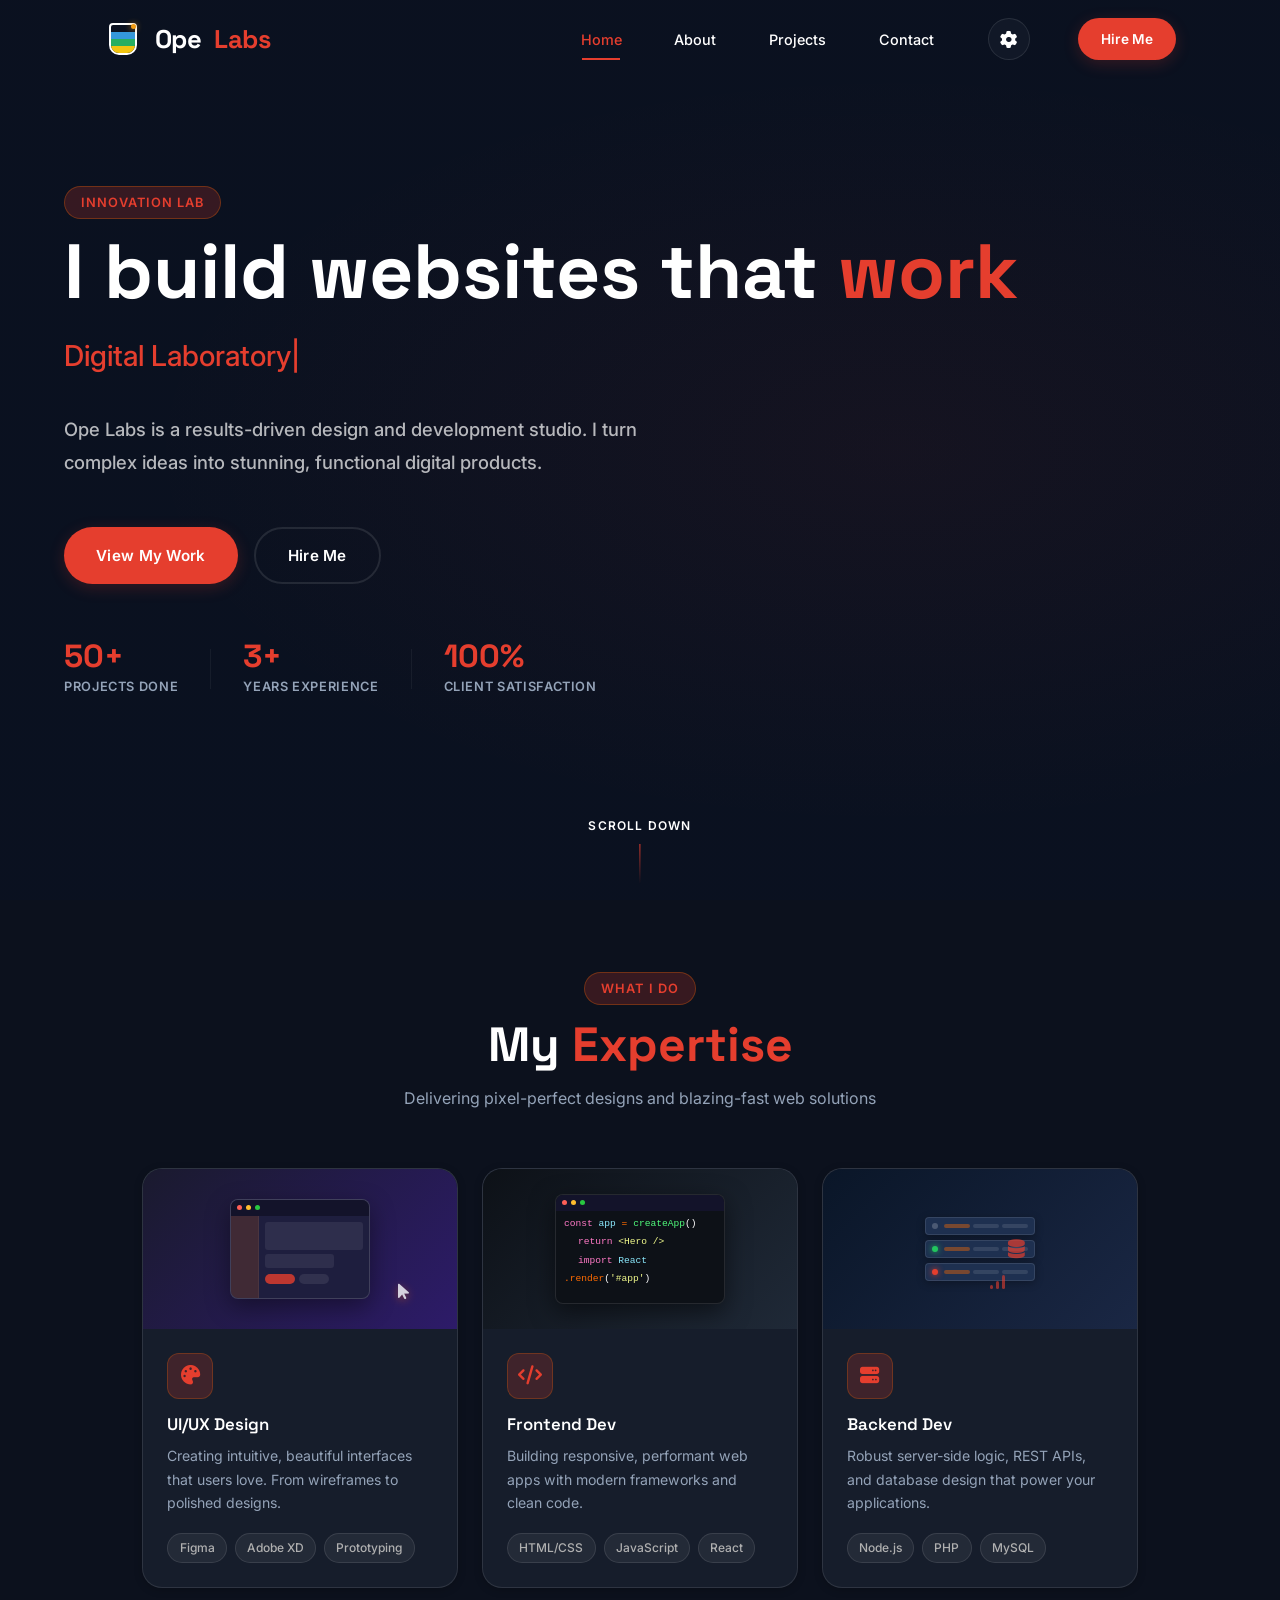
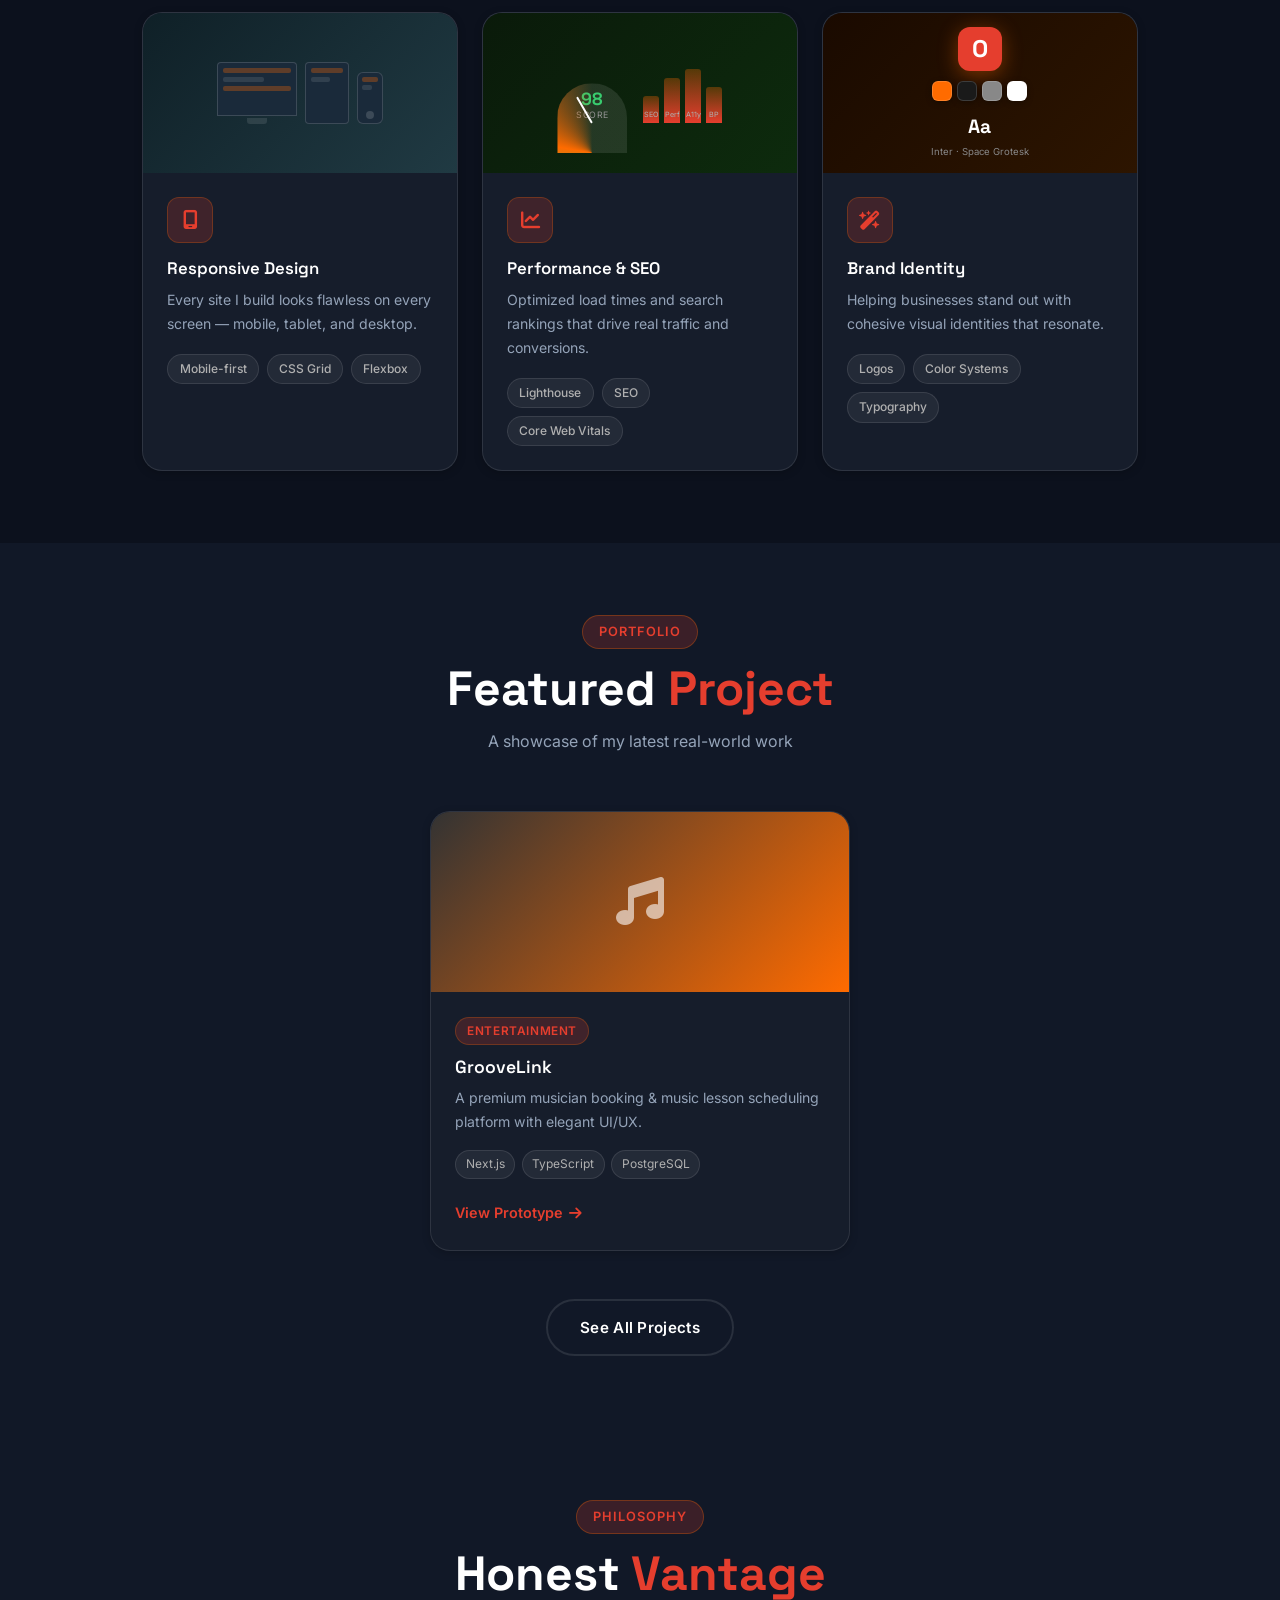
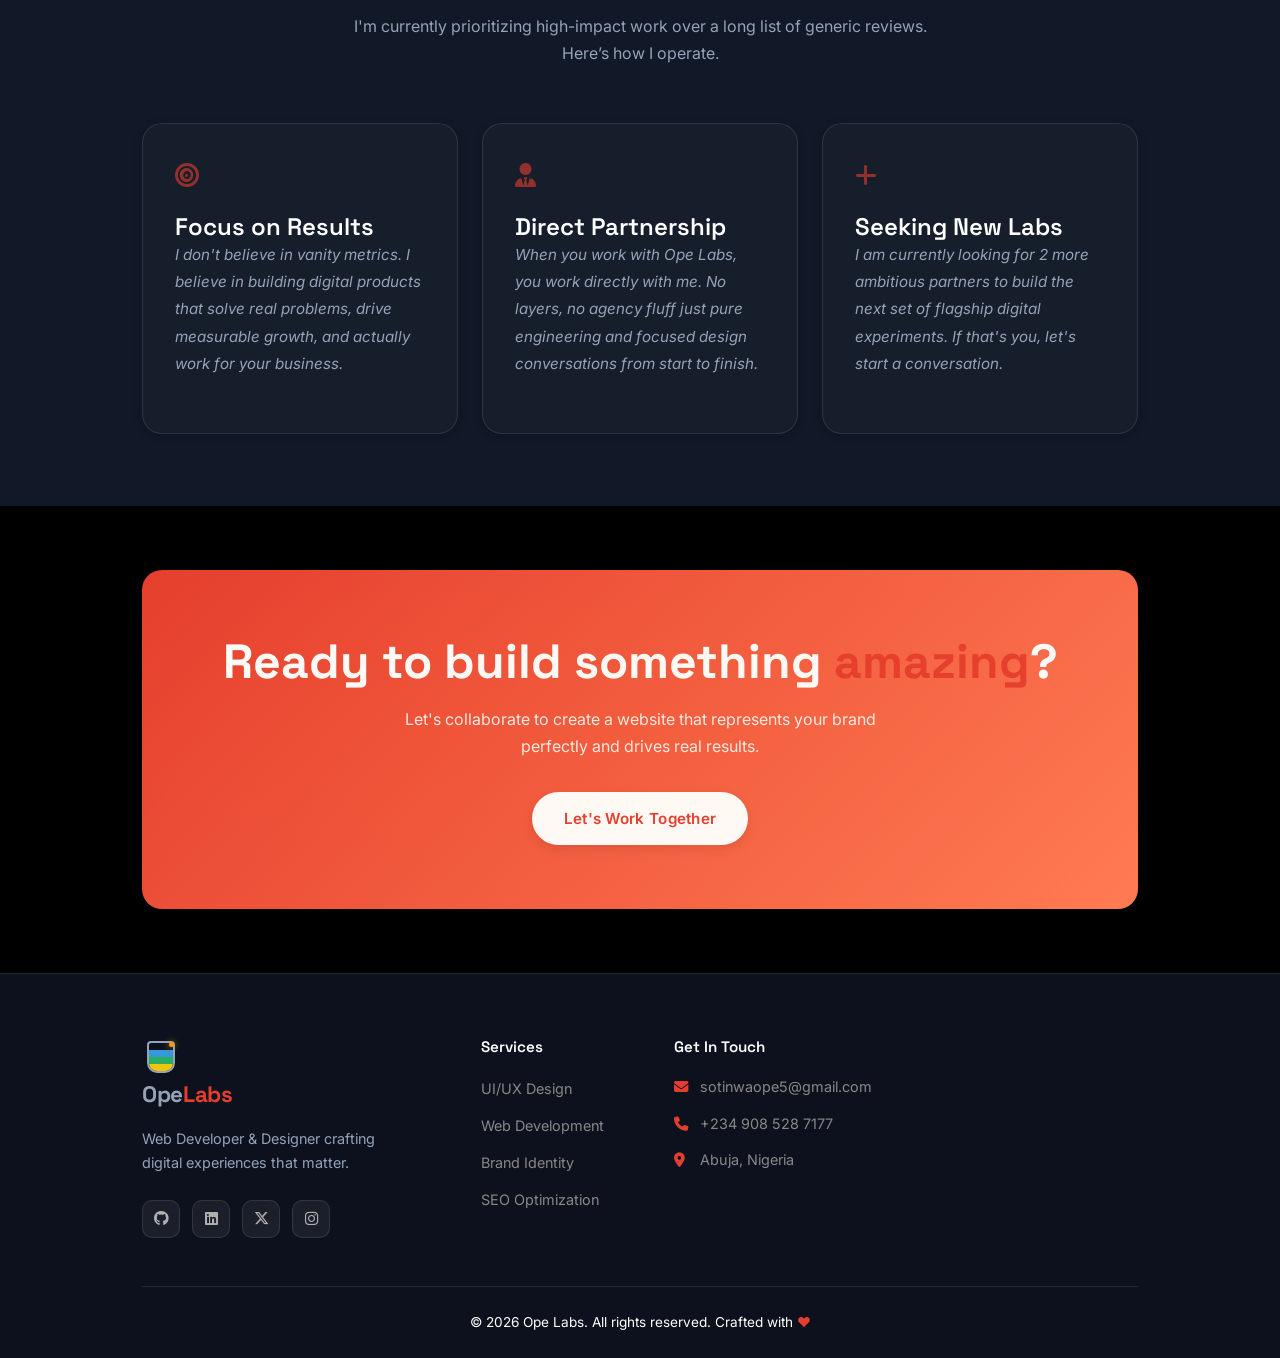
<file: index.html>
<!DOCTYPE html>
<html lang="en" data-theme="dark">
<head>
  <meta charset="UTF-8" />
  <meta name="viewport" content="width=device-width, initial-scale=1.0" />
  <meta name="description" content="Ope Labs – Web Developer & Designer. Building stunning digital experiences that captivate and convert." />
 <meta name="google-site-verification" content="YD5_GhODVkzQg4fTjZPBB9aeOSDMnfbDCZjd6iubTnw" />
  <title>Ope Labs | Web Developer & Designer</title>
  <link rel="stylesheet" href="style.css" />
  <link rel="preconnect" href="https://fonts.googleapis.com" />
  <link rel="preconnect" href="https://fonts.gstatic.com" crossorigin />
  <link href="https://fonts.googleapis.com/css2?family=Inter:wght@300;400;500;600;700;800;900&family=Space+Grotesk:wght@400;500;600;700&display=swap" rel="stylesheet" />
  <link rel="stylesheet" href="https://cdnjs.cloudflare.com/ajax/libs/font-awesome/6.5.0/css/all.min.css" />
</head>
<body>

  <!-- ======= NAVBAR ======= -->
  <nav class="navbar" id="navbar">
    <div class="nav-container">
      <a href="index.html" class="logo">
        <div class="brand-icon">
          <div class="flask-body">
            <div class="flask-waves"></div>
          </div>
          <div class="flask-dot"></div>
        </div>
        Ope<span>Labs</span>
      </a>
      <ul class="nav-links" id="nav-links">
        <button class="nav-close-btn" id="nav-close-btn" aria-label="Close menu"><i class="fa-solid fa-xmark"></i></button>
        <li><a href="index.html" class="nav-link active">Home</a></li>
        <li><a href="about.html" class="nav-link">About</a></li>
        <li><a href="projects.html" class="nav-link">Projects</a></li>
        <li><a href="contact.html" class="nav-link">Contact</a></li>
      </ul>
      <div class="nav-backdrop" id="nav-backdrop"></div>
      <button id="theme-toggle" class="theme-toggle" aria-label="Toggle Theme">
        <i class="fa-solid fa-gear"></i>
      </button>
      <a href="contact.html#contact-form" class="btn btn-primary hire-btn">Hire Me</a>
      <button class="hamburger" id="hamburger" aria-label="Toggle menu">
        <span></span><span></span><span></span>
      </button>
    </div>
  </nav>

  <!-- ======= HERO SECTION ======= -->
  <section class="hero" id="hero">
    <div class="hero-overlay"></div>
    <div class="hero-particles" id="particles"></div>
    <div class="hero-content fade-in">
      <span class="section-tag fade-up">Innovation Lab</span>
      <h1 class="hero-name fade-up">I build websites that <span class="accent">work</span></h1>
      <div class="hero-typewriter fade-up">
        <span id="typewriter"></span><span class="cursor">|</span>
      </div>
      <p class="hero-desc fade-up">Ope Labs is a results-driven design and development studio. I turn complex ideas into stunning, functional digital products.</p>
      <div class="hero-btns">
        <a href="projects.html" class="btn btn-primary" id="hero-projects-btn">View My Work</a>
        <a href="contact.html#contact-form" class="btn btn-outline" id="hero-hire-btn">Hire Me</a>
      </div>
      <div class="hero-stats">
        <div class="stat">
          <span class="stat-num">50+</span>
          <span class="stat-label">Projects Done</span>
        </div>
        <div class="stat-divider"></div>
        <div class="stat">
          <span class="stat-num">3+</span>
          <span class="stat-label">Years Experience</span>
        </div>
        <div class="stat-divider"></div>
        <div class="stat">
          <span class="stat-num">100%</span>
          <span class="stat-label">Client Satisfaction</span>
        </div>
      </div>
    </div>
    <div class="hero-scroll-cue">
      <span>Scroll Down</span>
      <div class="scroll-line"></div>
    </div>
  </section>

  <!-- ======= SKILLS SECTION ======= -->
  <section class="skills-section section-pad" id="skills">
    <div class="container">
      <div class="section-header fade-up">
        <span class="section-tag">What I Do</span>
        <h2>My <span class="accent">Expertise</span></h2>
        <p>Delivering pixel-perfect designs and blazing-fast web solutions</p>
      </div>
      <div class="skills-grid fade-up">

        <!-- UI/UX Design -->
        <div class="skill-card" id="skill-ui">
          <div class="skill-visual skill-visual--ui">
            <div class="sv-frame">
              <div class="sv-topbar"><span></span><span></span><span></span></div>
              <div class="sv-screen">
                <div class="sv-sidebar"></div>
                <div class="sv-content">
                  <div class="sv-block tall"></div>
                  <div class="sv-block short"></div>
                  <div class="sv-btn-row"><div class="sv-pill"></div><div class="sv-pill dark"></div></div>
                </div>
              </div>
            </div>
            <div class="sv-cursor"><i class="fa-solid fa-arrow-pointer"></i></div>
          </div>
          <div class="skill-body">
            <div class="skill-icon"><i class="fa-solid fa-palette"></i></div>
            <h3>UI/UX Design</h3>
            <p>Creating intuitive, beautiful interfaces that users love. From wireframes to polished designs.</p>
            <div class="skill-tags"><span>Figma</span><span>Adobe XD</span><span>Prototyping</span></div>
          </div>
        </div>

        <!-- Frontend Dev -->
        <div class="skill-card" id="skill-frontend">
          <div class="skill-visual skill-visual--frontend">
            <div class="sv-code-window">
              <div class="sv-topbar"><span></span><span></span><span></span></div>
              <div class="sv-code-lines">
                <div class="sv-line"><span class="ck">const</span> <span class="cv">app</span> <span class="co">=</span> <span class="cf">createApp</span><span>()</span></div>
                <div class="sv-line indent"><span class="ck">return</span> <span class="cs">&lt;Hero /&gt;</span></div>
                <div class="sv-line indent"><span class="ck">import</span> <span class="cv">React</span></div>
                <div class="sv-line"><span class="co">.render</span><span>(</span><span class="cs">'#app'</span><span>)</span></div>
              </div>
            </div>
          </div>
          <div class="skill-body">
            <div class="skill-icon"><i class="fa-solid fa-code"></i></div>
            <h3>Frontend Dev</h3>
            <p>Building responsive, performant web apps with modern frameworks and clean code.</p>
            <div class="skill-tags"><span>HTML/CSS</span><span>JavaScript</span><span>React</span></div>
          </div>
        </div>

        <!-- Backend Dev -->
        <div class="skill-card" id="skill-backend">
          <div class="skill-visual skill-visual--backend">
            <div class="sv-server-stack">
              <div class="sv-server-unit"><div class="sv-led"></div><div class="sv-bars"><span></span><span></span><span></span></div></div>
              <div class="sv-server-unit"><div class="sv-led green"></div><div class="sv-bars"><span></span><span></span><span></span></div></div>
              <div class="sv-server-unit"><div class="sv-led orange"></div><div class="sv-bars"><span></span><span></span><span></span></div></div>
              <div class="sv-db-icon"><i class="fa-solid fa-database"></i></div>
              <div class="sv-signal"><span></span><span></span><span></span></div>
            </div>
          </div>
          <div class="skill-body">
            <div class="skill-icon"><i class="fa-solid fa-server"></i></div>
            <h3>Backend Dev</h3>
            <p>Robust server-side logic, REST APIs, and database design that power your applications.</p>
            <div class="skill-tags"><span>Node.js</span><span>PHP</span><span>MySQL</span></div>
          </div>
        </div>

        <!-- Responsive Design -->
        <div class="skill-card" id="skill-mobile">
          <div class="skill-visual skill-visual--mobile">
            <div class="sv-devices">
              <div class="sv-desktop">
                <div class="sv-dscreen"><div class="sv-drow"></div><div class="sv-drow short"></div><div class="sv-drow"></div></div>
                <div class="sv-dstand"></div>
              </div>
              <div class="sv-tablet">
                <div class="sv-tscreen"><div class="sv-drow"></div><div class="sv-drow short"></div></div>
              </div>
              <div class="sv-phone">
                <div class="sv-pscreen"><div class="sv-drow"></div><div class="sv-drow short"></div></div>
                <div class="sv-phome"></div>
              </div>
            </div>
          </div>
          <div class="skill-body">
            <div class="skill-icon"><i class="fa-solid fa-mobile-screen"></i></div>
            <h3>Responsive Design</h3>
            <p>Every site I build looks flawless on every screen — mobile, tablet, and desktop.</p>
            <div class="skill-tags"><span>Mobile-first</span><span>CSS Grid</span><span>Flexbox</span></div>
          </div>
        </div>

        <!-- SEO & Performance -->
        <div class="skill-card" id="skill-seo">
          <div class="skill-visual skill-visual--seo">
            <div class="sv-seo-wrap">
              <div class="sv-gauge">
                <div class="sv-gauge-arc"></div>
                <div class="sv-gauge-needle"></div>
                <div class="sv-gauge-score">98</div>
                <div class="sv-gauge-label">Score</div>
              </div>
              <div class="sv-seo-bars">
                <div class="sv-sbar" style="height:45%"><span>SEO</span></div>
                <div class="sv-sbar" style="height:75%"><span>Perf</span></div>
                <div class="sv-sbar" style="height:90%"><span>A11y</span></div>
                <div class="sv-sbar" style="height:60%"><span>BP</span></div>
              </div>
            </div>
          </div>
          <div class="skill-body">
            <div class="skill-icon"><i class="fa-solid fa-chart-line"></i></div>
            <h3>Performance &amp; SEO</h3>
            <p>Optimized load times and search rankings that drive real traffic and conversions.</p>
            <div class="skill-tags"><span>Lighthouse</span><span>SEO</span><span>Core Web Vitals</span></div>
          </div>
        </div>

        <!-- Brand Identity -->
        <div class="skill-card" id="skill-brand">
          <div class="skill-visual skill-visual--brand">
            <div class="sv-brand-wrap">
              <div class="sv-logo-mark"><span>O</span></div>
              <div class="sv-palette">
                <div class="sv-swatch" style="background:#ff6b00"></div>
                <div class="sv-swatch" style="background:#1a1a1a"></div>
                <div class="sv-swatch" style="background:#888"></div>
                <div class="sv-swatch" style="background:#ffffff"></div>
              </div>
              <div class="sv-type-sample">
                <div class="sv-type-h">Aa</div>
                <div class="sv-type-body">Inter · Space Grotesk</div>
              </div>
            </div>
          </div>
          <div class="skill-body">
            <div class="skill-icon"><i class="fa-solid fa-wand-magic-sparkles"></i></div>
            <h3>Brand Identity</h3>
            <p>Helping businesses stand out with cohesive visual identities that resonate.</p>
            <div class="skill-tags"><span>Logos</span><span>Color Systems</span><span>Typography</span></div>
          </div>
        </div>

      </div>
    </div>
  </section>

  <!-- ======= FEATURED PROJECT ======= -->
  <section class="featured-projects section-pad light-section" id="featured">
    <div class="container">
      <div class="section-header fade-up">
        <span class="section-tag">Portfolio</span>
        <h2>Featured <span class="accent">Project</span></h2>
        <p>A showcase of my latest real-world work</p>
      </div>
      <div class="projects-grid fade-up" style="max-width: 420px; margin: 0 auto;">
        <div class="project-card" id="proj-card-3">
          <div class="project-img" style="background: linear-gradient(135deg, #333, #ff6b00);">
            <div class="project-img-icon"><i class="fa-solid fa-music"></i></div>
          </div>
          <div class="project-info">
            <span class="project-tag">Entertainment</span>
            <h3>GrooveLink</h3>
            <p>A premium musician booking &amp; music lesson scheduling platform with elegant UI/UX.</p>
            <div class="project-tech"><span>Next.js</span><span>TypeScript</span><span>PostgreSQL</span></div>
            <div class="project-links">
              <a href="groovelink-mock.html" class="btn-link">View Prototype <i class="fa-solid fa-arrow-right"></i></a>
            </div>
          </div>
        </div>
      </div>
      <div class="center-btn fade-up">
        <a href="projects.html" class="btn btn-outline" id="all-projects-btn">See All Projects</a>
      </div>
    </div>
  </section>

  <!-- ======= HONEST PHILOSOPHY (REPLACED TESTIMONIALS) ======= -->
  <section class="testimonials section-pad" id="philosophy">
    <div class="container">
      <div class="section-header fade-up">
        <span class="section-tag">Philosophy</span>
        <h2>Honest <span class="accent">Vantage</span></h2>
        <p>I'm currently prioritizing high-impact work over a long list of generic reviews. Here’s how I operate.</p>
      </div>
      <div class="testimonials-grid fade-up">
        <div class="testimonial-card" id="phil-1">
          <div class="quote-icon"><i class="fa-solid fa-bullseye"></i></div>
          <h3>Focus on Results</h3>
          <p>I don't believe in vanity metrics. I believe in building digital products that solve real problems, drive measurable growth, and actually work for your business.</p>
        </div>
        <div class="testimonial-card" id="phil-2">
          <div class="quote-icon"><i class="fa-solid fa-user-tie"></i></div>
          <h3>Direct Partnership</h3>
          <p>When you work with Ope Labs, you work directly with me. No layers, no agency fluff just pure engineering and focused design conversations from start to finish.</p>
        </div>
        <div class="testimonial-card" id="phil-3">
          <div class="quote-icon"><i class="fa-solid fa-plus"></i></div>
          <h3>Seeking New Labs</h3>
          <p>I am currently looking for 2 more ambitious partners to build the next set of flagship digital experiments. If that's you, let's start a conversation.</p>
        </div>
      </div>
    </div>
  </section>

  <!-- ======= CTA SECTION ======= -->
  <section class="cta-section fade-up">
    <div class="container">
      <div class="cta-box">
        <h2>Ready to build something <span class="accent">amazing</span>?</h2>
        <p>Let's collaborate to create a website that represents your brand perfectly and drives real results.</p>
        <a href="contact.html#contact-form" class="btn btn-primary" id="cta-hire-btn">Let's Work Together</a>
      </div>
    </div>
  </section>

  <!-- ======= FOOTER ======= -->
  <footer class="footer">
    <div class="container">
      <div class="footer-grid">
        <div class="footer-brand">
          <a href="index.html" class="logo">
            <div class="brand-icon">
              <div class="flask-body">
                <div class="flask-waves"></div>
              </div>
              <div class="flask-dot"></div>
            </div>
            Ope<span>Labs</span>
          </a>
          <p>Web Developer & Designer crafting digital experiences that matter.</p>
          <div class="social-links">
            <a href="https://github.com/mrOpe1" target="_blank" rel="noopener noreferrer" class="social-link" aria-label="GitHub"><i class="fa-brands fa-github"></i></a>
            <a href="#" class="social-link" aria-label="LinkedIn"><i class="fa-brands fa-linkedin"></i></a>
            <a href="https://x.com/_opemipo__" target="_blank" rel="noopener noreferrer" class="social-link" aria-label="X (Twitter)"><i class="fa-brands fa-x-twitter"></i></a>
            <a href="#" class="social-link" aria-label="Instagram"><i class="fa-brands fa-instagram"></i></a>
          </div>
        </div>
        <div class="footer-links">
          <h4>Services</h4>
          <ul>
            <li><a href="#">UI/UX Design</a></li>
            <li><a href="#">Web Development</a></li>
            <li><a href="#">Brand Identity</a></li>
            <li><a href="#">SEO Optimization</a></li>
          </ul>
        </div>
        <div class="footer-contact">
          <h4>Get In Touch</h4>
          <p><i class="fa-solid fa-envelope"></i> sotinwaope5@gmail.com</p>
          <p><i class="fa-solid fa-phone"></i> +234 908 528 7177</p>
          <p><i class="fa-solid fa-location-dot"></i> Abuja, Nigeria</p>
        </div>
      </div>
      <div class="footer-bottom">
        <p>&copy; 2026 Ope Labs. All rights reserved. Crafted with <span class="accent">♥</span></p>
      </div>
    </div>
  </footer>

  <script src="main.js"></script>
</body>
</html>
</file>
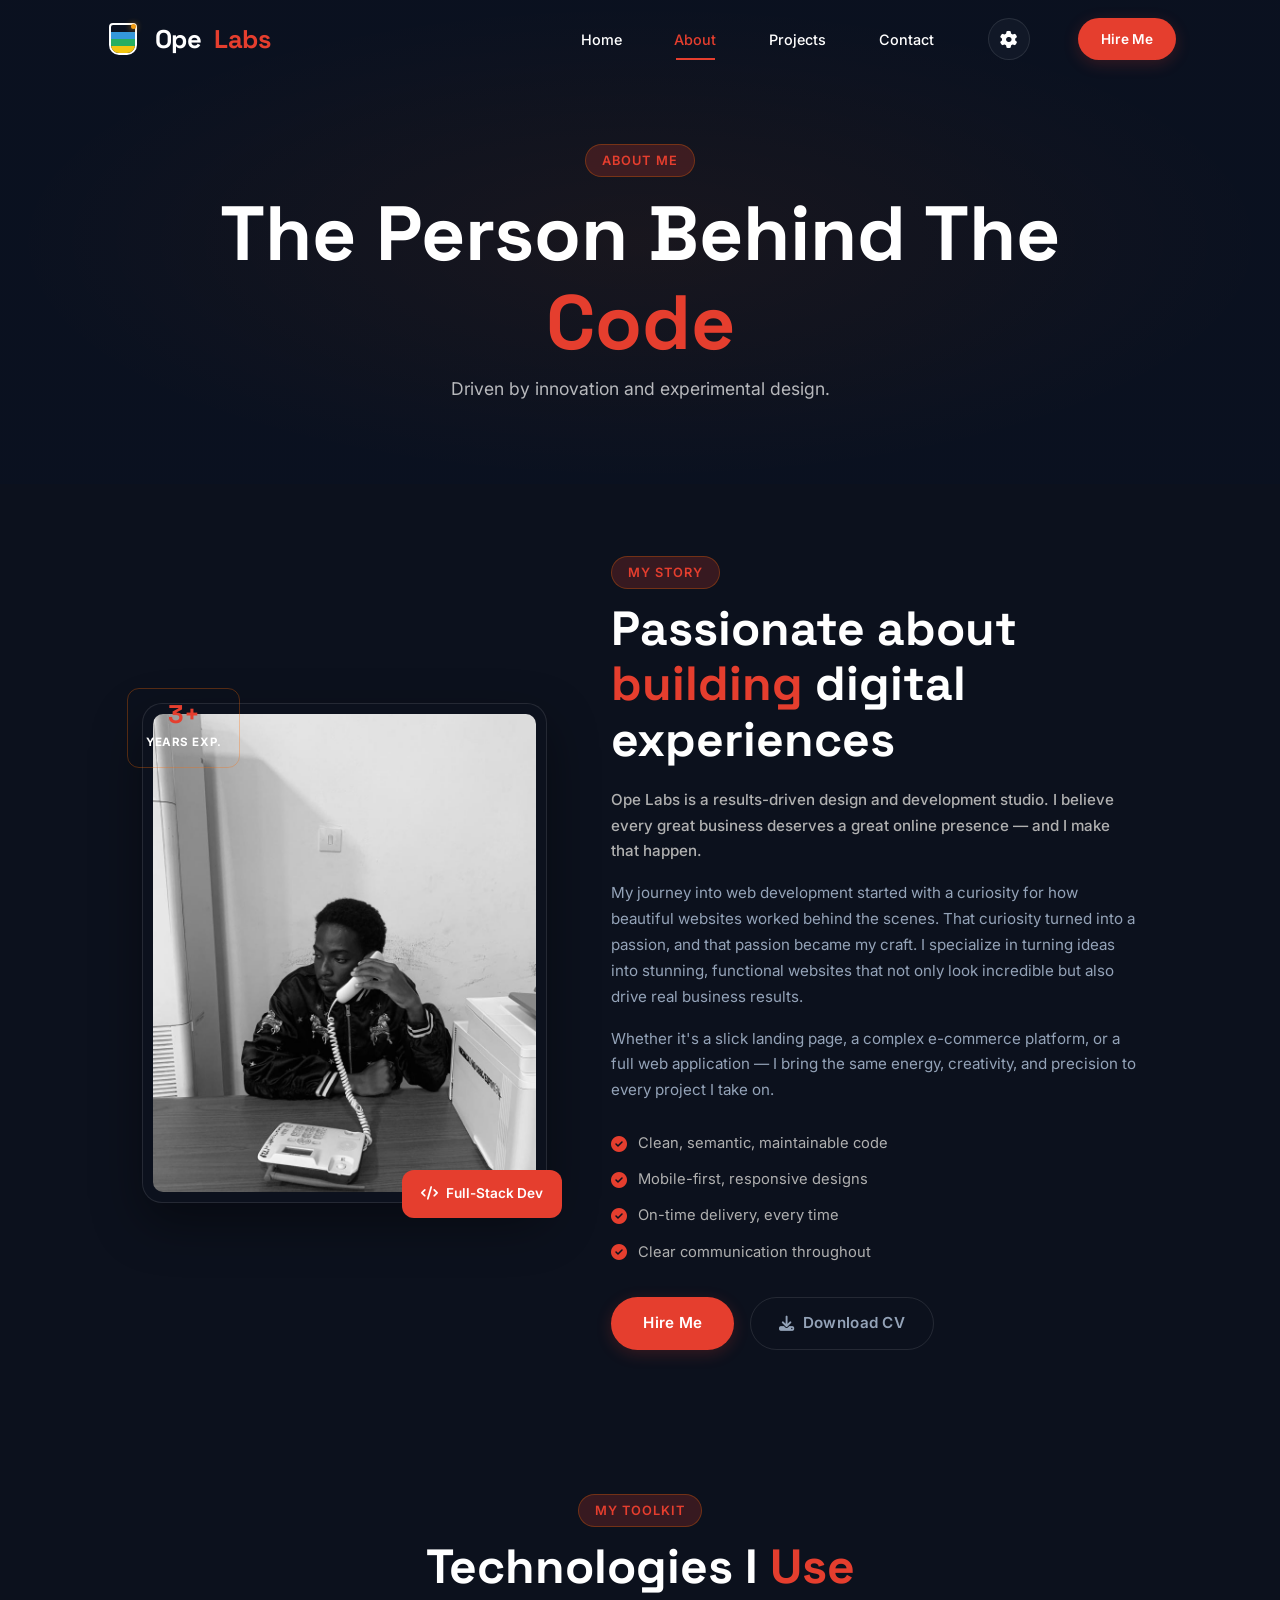
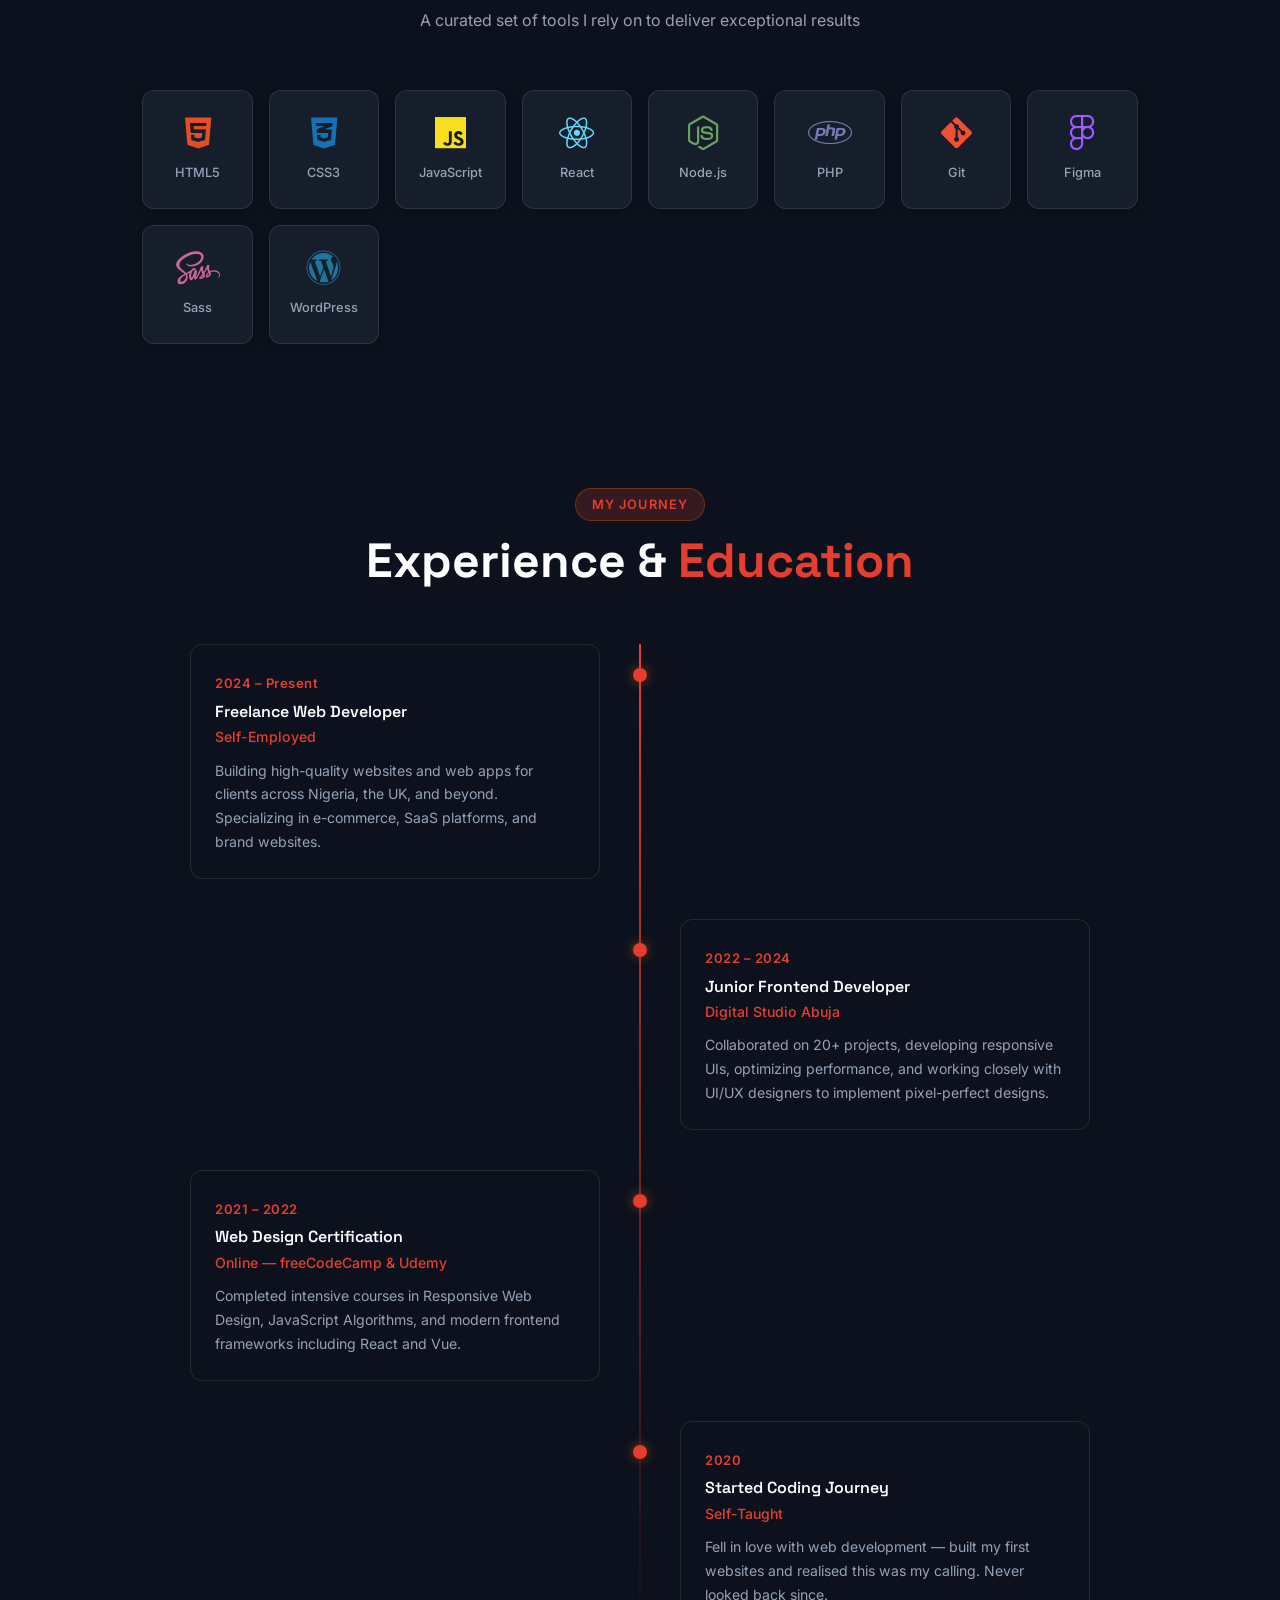
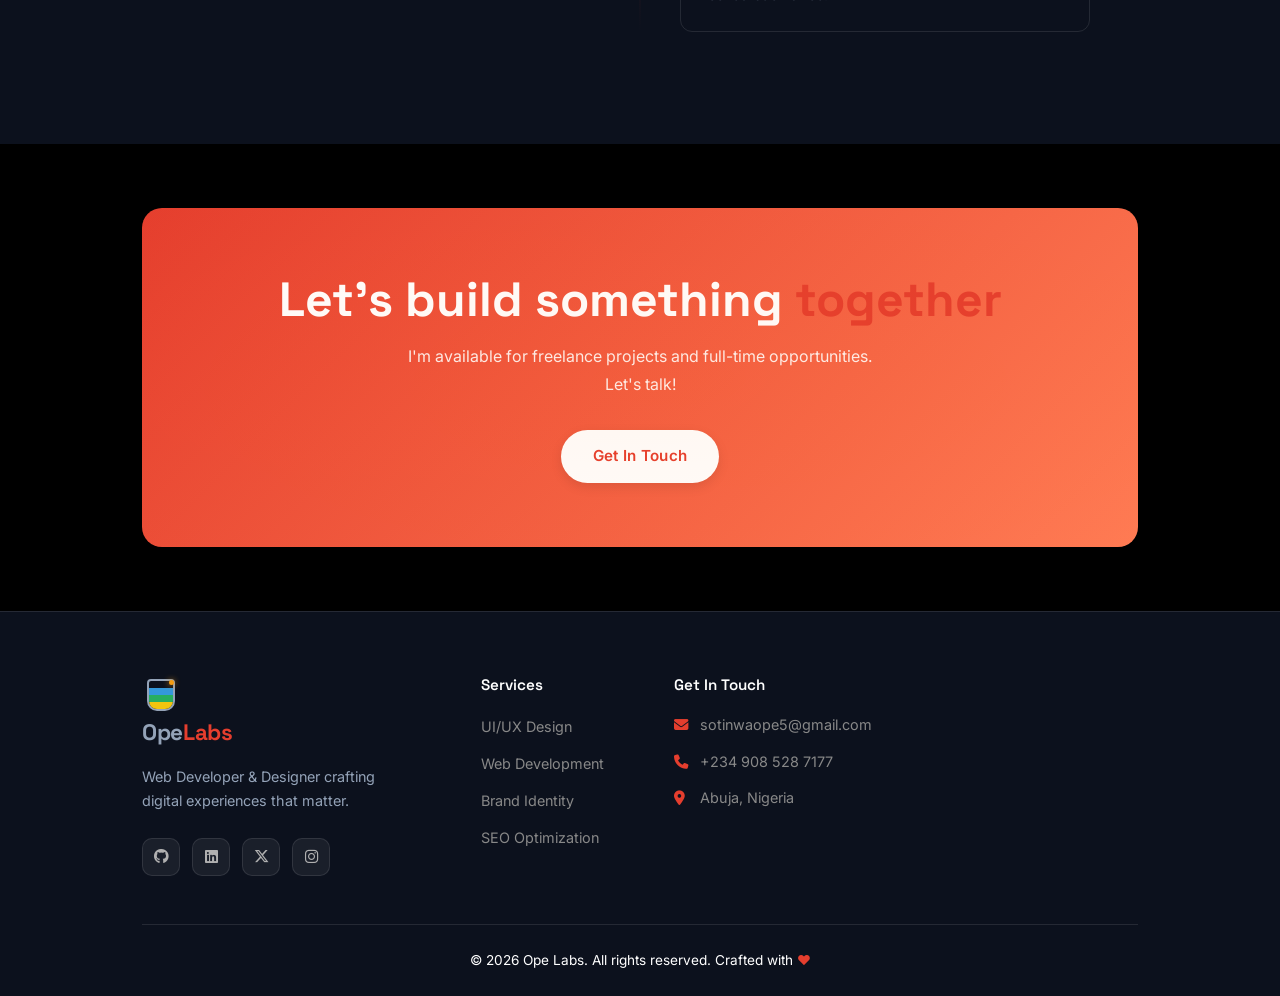
<file: about.html>
<!DOCTYPE html>
<html lang="en" data-theme="dark">
<head>
  <meta charset="UTF-8" />
  <meta name="viewport" content="width=device-width, initial-scale=1.0" />
  <meta name="description" content="About Ope Labs – Web Developer & Designer. Learn about our journey, skills, and passion for crafting digital experiences." />
  <title>About Us | Ope Labs</title>
  <link rel="stylesheet" href="style.css" />
  <link rel="preconnect" href="https://fonts.googleapis.com" />
  <link rel="preconnect" href="https://fonts.gstatic.com" crossorigin />
  <link href="https://fonts.googleapis.com/css2?family=Inter:wght@300;400;500;600;700;800;900&family=Space+Grotesk:wght@400;500;600;700&display=swap" rel="stylesheet" />
  <link rel="stylesheet" href="https://cdnjs.cloudflare.com/ajax/libs/font-awesome/6.5.0/css/all.min.css" />
</head>
<body>

  <!-- NAVBAR -->
  <nav class="navbar" id="navbar">
    <div class="nav-container">
      <a href="index.html" class="logo">
        <div class="brand-icon">
          <div class="flask-body">
            <div class="flask-waves"></div>
          </div>
          <div class="flask-dot"></div>
        </div>
        Ope<span>Labs</span>
      </a>
      <ul class="nav-links" id="nav-links">
        <button class="nav-close-btn" id="nav-close-btn" aria-label="Close menu"><i class="fa-solid fa-xmark"></i></button>
        <li><a href="index.html" class="nav-link">Home</a></li>
        <li><a href="about.html" class="nav-link active">About</a></li>
        <li><a href="projects.html" class="nav-link">Projects</a></li>
        <li><a href="contact.html" class="nav-link">Contact</a></li>
      </ul>
      <div class="nav-backdrop" id="nav-backdrop"></div>
      <button id="theme-toggle" class="theme-toggle" aria-label="Toggle Theme">
        <i class="fa-solid fa-gear"></i>
      </button>
      <a href="contact.html#contact-form" class="btn btn-primary hire-btn">Hire Me</a>
      <button class="hamburger" id="hamburger" aria-label="Toggle menu">
        <span></span><span></span><span></span>
      </button>
    </div>
  </nav>

  <!-- ======= PAGE HERO ======= -->
  <section class="page-hero hero-bg-about">
    <div class="container page-hero-content">
      <span class="section-tag fade-up">About Me</span>
      <h1 class="fade-up">The Person Behind The <span class="accent">Code</span></h1>
      <p class="fade-up">Driven by innovation and experimental design.</p>
    </div>
  </section>

  <!-- ABOUT INTRO -->
  <section class="about-intro section-pad" id="about-intro">
    <div class="container">
      <div class="about-grid">
        <div class="about-image-col fade-up">
          <div class="about-photo-frame">
            <img src="New Pic.jpeg" alt="Ope Labs – Web Developer & Designer" class="about-photo-img" />
            <div class="photo-badge">
              <i class="fa-solid fa-code"></i>
              <span>Full-Stack Dev</span>
            </div>
            <div class="photo-exp-badge">
              <span class="exp-num">3+</span>
              <span class="exp-text">Years Exp.</span>
            </div>
          </div>
        </div>
        <div class="about-text-col fade-up">
          <span class="section-tag">My Story</span>
          <h2>Passionate about <span class="accent">building</span> digital experiences</h2>
          <p class="about-lead">Ope Labs is a results-driven design and development studio. I believe every great business deserves a great online presence — and I make that happen.</p>
          <div class="about-story-rich">
            <p>My journey into web development started with a curiosity for how beautiful websites worked behind the scenes. That curiosity turned into a passion, and that passion became my craft. I specialize in turning ideas into stunning, functional websites that not only look incredible but also drive real business results.</p>

            <p>Whether it's a slick landing page, a complex e-commerce platform, or a full web application — I bring the same energy, creativity, and precision to every project I take on.</p>
          </div>
          <div class="about-highlights">
            <div class="highlight-item">
              <i class="fa-solid fa-check-circle"></i>
              <span>Clean, semantic, maintainable code</span>
            </div>
            <div class="highlight-item">
              <i class="fa-solid fa-check-circle"></i>
              <span>Mobile-first, responsive designs</span>
            </div>
            <div class="highlight-item">
              <i class="fa-solid fa-check-circle"></i>
              <span>On-time delivery, every time</span>
            </div>
            <div class="highlight-item">
              <i class="fa-solid fa-check-circle"></i>
              <span>Clear communication throughout</span>
            </div>
          </div>
          <div class="about-cta">
            <a href="contact.html#contact-form" class="btn btn-primary" id="about-hire-btn">Hire Me</a>
            <a href="My CV.pdf" download="Opemipo-CV.pdf" class="btn btn-ghost" id="download-cv-btn"><i class="fa-solid fa-download"></i> Download CV</a>
          </div>
        </div>
      </div>
    </div>
  </section>

  <!-- TECH STACK -->
  <section class="about-section section-pad" id="about">
    <div class="container">
      <div class="section-header fade-up">
        <span class="section-tag">My Toolkit</span>
        <h2>Technologies I <span class="accent">Use</span></h2>
        <p>A curated set of tools I rely on to deliver exceptional results</p>
      </div>
      <div class="tech-grid fade-up">
        <div class="tech-item" id="tech-html"><i class="fa-brands fa-html5"></i><span>HTML5</span></div>
        <div class="tech-item" id="tech-css"><i class="fa-brands fa-css3-alt"></i><span>CSS3</span></div>
        <div class="tech-item" id="tech-js"><i class="fa-brands fa-js"></i><span>JavaScript</span></div>
        <div class="tech-item" id="tech-react"><i class="fa-brands fa-react"></i><span>React</span></div>
        <div class="tech-item" id="tech-node"><i class="fa-brands fa-node-js"></i><span>Node.js</span></div>
        <div class="tech-item" id="tech-php"><i class="fa-brands fa-php"></i><span>PHP</span></div>
        <div class="tech-item" id="tech-git"><i class="fa-brands fa-git-alt"></i><span>Git</span></div>
        <div class="tech-item" id="tech-figma"><i class="fa-brands fa-figma"></i><span>Figma</span></div>
        <div class="tech-item" id="tech-sass"><i class="fa-brands fa-sass"></i><span>Sass</span></div>
        <div class="tech-item" id="tech-wp"><i class="fa-brands fa-wordpress"></i><span>WordPress</span></div>
      </div>
    </div>
  </section>

  <!-- EXPERIENCE TIMELINE -->
  <section class="timeline-section section-pad" id="experience">
    <div class="container">
      <div class="section-header fade-up">
        <span class="section-tag">My Journey</span>
        <h2>Experience & <span class="accent">Education</span></h2>
      </div>
      <div class="timeline fade-up">
        <div class="timeline-item left" id="tl-1">
          <div class="timeline-dot"></div>
          <div class="timeline-card">
            <span class="timeline-year">2024 – Present</span>
            <h3>Freelance Web Developer</h3>
            <p class="timeline-org">Self-Employed</p>
            <p>Building high-quality websites and web apps for clients across Nigeria, the UK, and beyond. Specializing in e-commerce, SaaS platforms, and brand websites.</p>
          </div>
        </div>
        <div class="timeline-item right" id="tl-2">
          <div class="timeline-dot"></div>
          <div class="timeline-card">
            <span class="timeline-year">2022 – 2024</span>
            <h3>Junior Frontend Developer</h3>
            <p class="timeline-org">Digital Studio Abuja</p>
            <p>Collaborated on 20+ projects, developing responsive UIs, optimizing performance, and working closely with UI/UX designers to implement pixel-perfect designs.</p>
          </div>
        </div>
        <div class="timeline-item left" id="tl-3">
          <div class="timeline-dot"></div>
          <div class="timeline-card">
            <span class="timeline-year">2021 – 2022</span>
            <h3>Web Design Certification</h3>
            <p class="timeline-org">Online — freeCodeCamp & Udemy</p>
            <p>Completed intensive courses in Responsive Web Design, JavaScript Algorithms, and modern frontend frameworks including React and Vue.</p>
          </div>
        </div>
        <div class="timeline-item right" id="tl-4">
          <div class="timeline-dot"></div>
          <div class="timeline-card">
            <span class="timeline-year">2020</span>
            <h3>Started Coding Journey</h3>
            <p class="timeline-org">Self-Taught</p>
            <p>Fell in love with web development — built my first websites and realised this was my calling. Never looked back since.</p>
          </div>
        </div>
      </div>
    </div>
  </section>

  <!-- CTA -->
  <section class="cta-section fade-up">
    <div class="container">
      <div class="cta-box">
        <h2>Let's build something <span class="accent">together</span></h2>
        <p>I'm available for freelance projects and full-time opportunities. Let's talk!</p>
        <a href="contact.html#contact-form" class="btn btn-primary" id="about-cta-btn">Get In Touch</a>
      </div>
    </div>
  </section>

  <!-- FOOTER -->
  <footer class="footer">
    <div class="container">
      <div class="footer-grid">
        <div class="footer-brand">
          <a href="index.html" class="logo">
            <div class="brand-icon">
              <div class="flask-body">
                <div class="flask-waves"></div>
              </div>
              <div class="flask-dot"></div>
            </div>
            Ope<span>Labs</span>
          </a>
          <p>Web Developer & Designer crafting digital experiences that matter.</p>
          <div class="social-links">
            <a href="https://github.com/mrOpe1" target="_blank" rel="noopener noreferrer" class="social-link" aria-label="GitHub"><i class="fa-brands fa-github"></i></a>
            <a href="#" class="social-link" aria-label="LinkedIn"><i class="fa-brands fa-linkedin"></i></a>
            <a href="https://x.com/_opemipo__" target="_blank" rel="noopener noreferrer" class="social-link" aria-label="X (Twitter)"><i class="fa-brands fa-x-twitter"></i></a>
            <a href="#" class="social-link" aria-label="Instagram"><i class="fa-brands fa-instagram"></i></a>
          </div>
        </div>
        <div class="footer-links">
          <h4>Services</h4>
          <ul>
            <li><a href="#">UI/UX Design</a></li>
            <li><a href="#">Web Development</a></li>
            <li><a href="#">Brand Identity</a></li>
            <li><a href="#">SEO Optimization</a></li>
          </ul>
        </div>
        <div class="footer-contact">
          <h4>Get In Touch</h4>
          <p><i class="fa-solid fa-envelope"></i> sotinwaope5@gmail.com</p>
          <p><i class="fa-solid fa-phone"></i> +234 908 528 7177</p>
          <p><i class="fa-solid fa-location-dot"></i> Abuja, Nigeria</p>
        </div>
      </div>
      <div class="footer-bottom">
        <p>&copy; 2026 Ope Labs. All rights reserved. Crafted with <span class="accent">♥</span></p>
      </div>
    </div>
  </footer>

  <script src="main.js"></script>
</body>
</html>
</file>
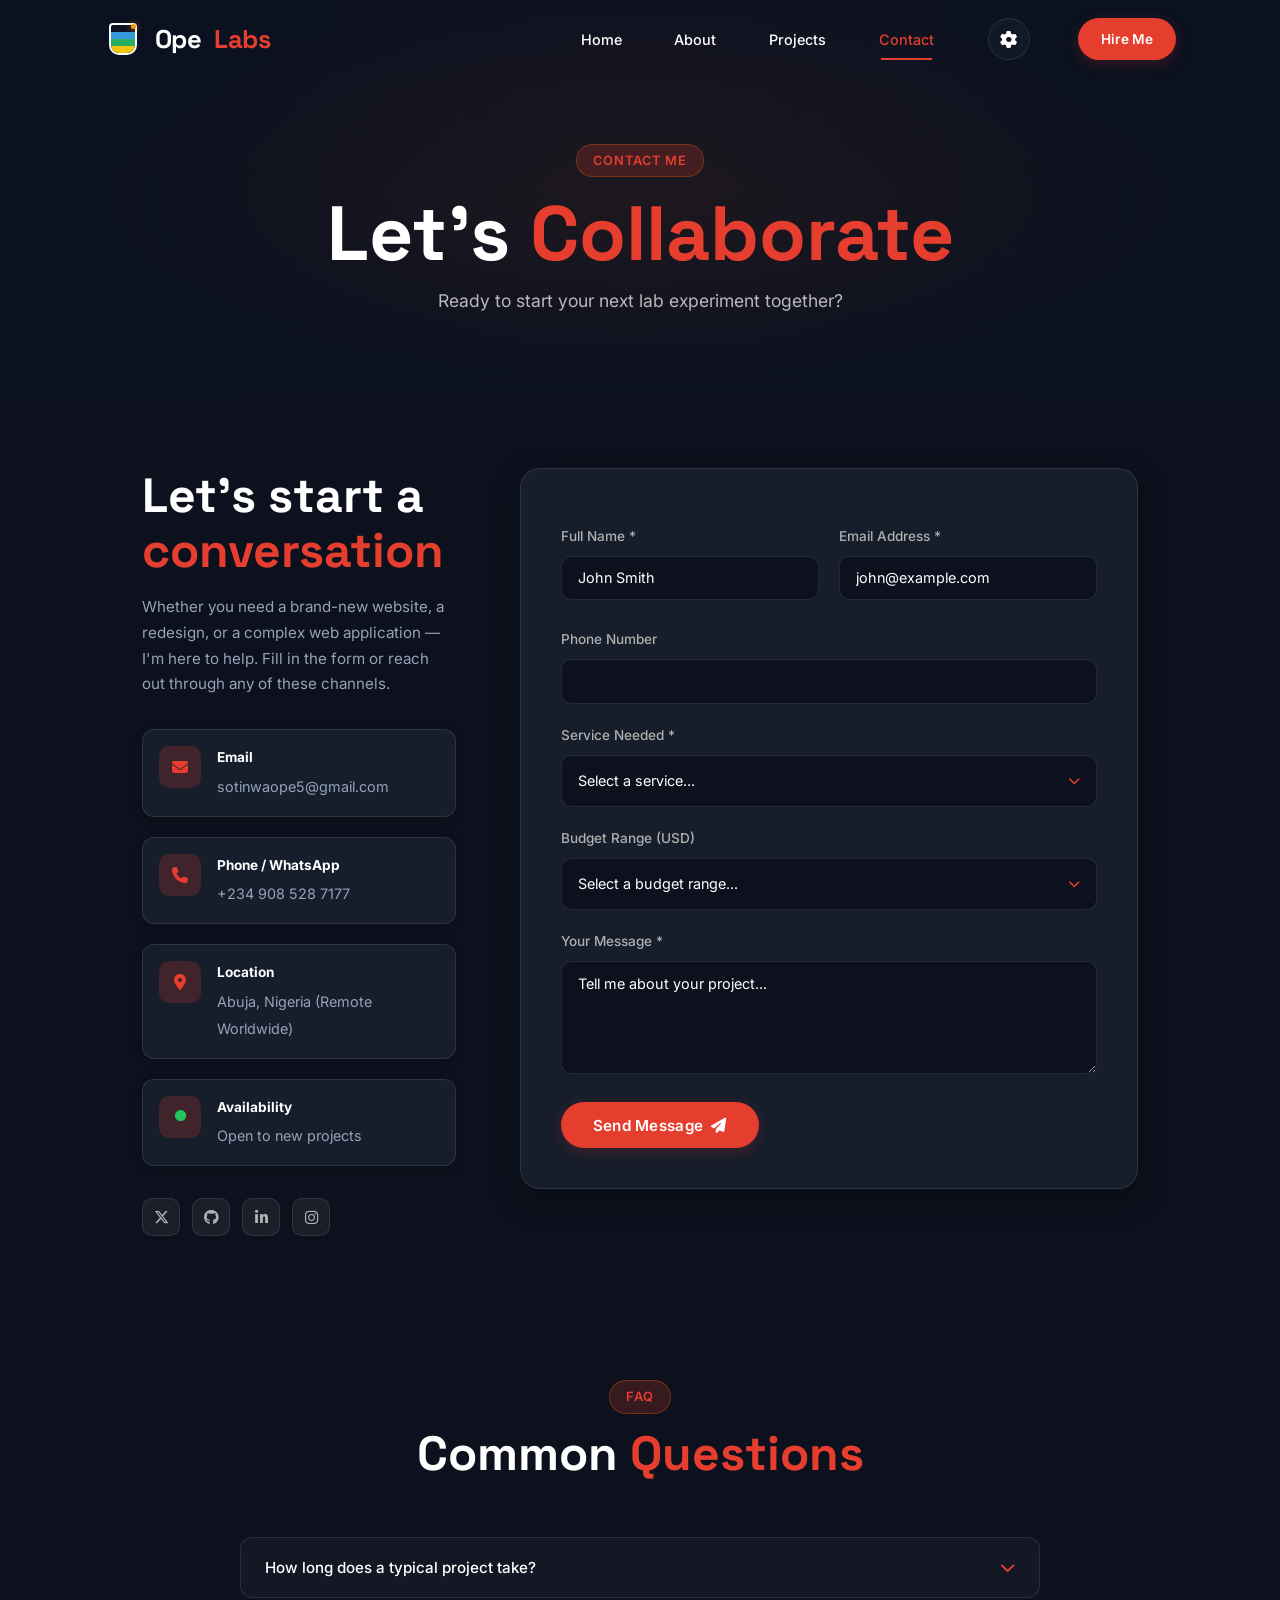
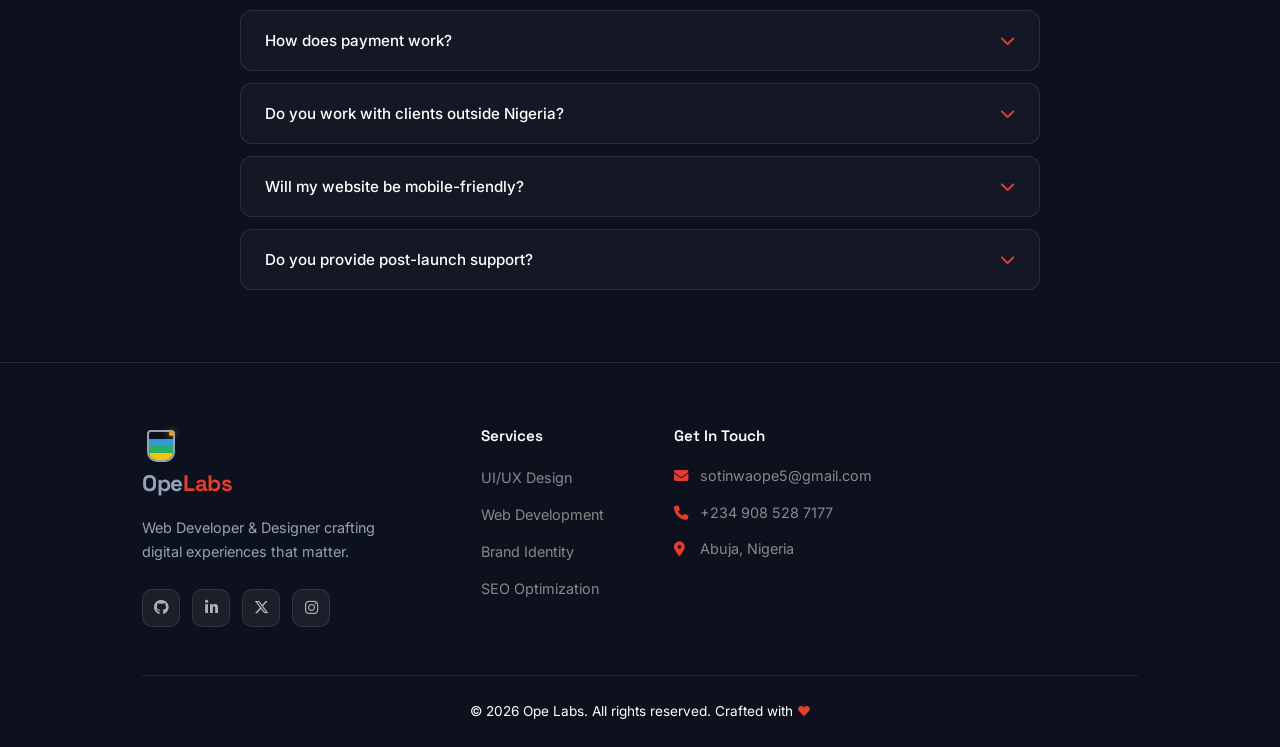
<file: contact.html>
<!DOCTYPE html>
<html lang="en" data-theme="dark">
<head>
  <meta charset="UTF-8" />
  <meta name="viewport" content="width=device-width, initial-scale=1.0" />
  <meta name="description" content="Contact Ope Labs – Web Developer & Designer. Get in touch to start your laboratory experiment today." />
  <title>Contact Us | Ope Labs</title>
  <link rel="stylesheet" href="style.css" />
  <link rel="preconnect" href="https://fonts.googleapis.com" />
  <link rel="preconnect" href="https://fonts.gstatic.com" crossorigin />
  <link href="https://fonts.googleapis.com/css2?family=Inter:wght@300;400;500;600;700;800;900&family=Space+Grotesk:wght@400;500;600;700&display=swap" rel="stylesheet" />
  <link rel="stylesheet" href="https://cdnjs.cloudflare.com/ajax/libs/font-awesome/6.5.0/css/all.min.css" />
</head>
<body>

  <nav class="navbar" id="navbar">
    <div class="nav-container">
      <a href="index.html" class="logo">
        <div class="brand-icon">
          <div class="flask-body">
            <div class="flask-waves"></div>
          </div>
          <div class="flask-dot"></div>
        </div>
        Ope<span>Labs</span>
      </a>
      <ul class="nav-links" id="nav-links">
        <button class="nav-close-btn" id="nav-close-btn" aria-label="Close menu"><i class="fa-solid fa-xmark"></i></button>
        <li><a href="index.html" class="nav-link">Home</a></li>
        <li><a href="about.html" class="nav-link">About</a></li>
        <li><a href="projects.html" class="nav-link">Projects</a></li>
        <li><a href="contact.html" class="nav-link active">Contact</a></li>
      </ul>
      <div class="nav-backdrop" id="nav-backdrop"></div>
      <button id="theme-toggle" class="theme-toggle" aria-label="Toggle Theme">
        <i class="fa-solid fa-gear"></i>
      </button>
      <a href="contact.html" class="btn btn-primary hire-btn">Hire Me</a>
      <button class="hamburger" id="hamburger" aria-label="Toggle menu">
        <span></span><span></span><span></span>
      </button>
    </div>
  </nav>

  <section class="page-hero hero-bg-contact">
    <div class="container page-hero-content">
      <span class="section-tag fade-up">Contact Me</span>
      <h1 class="fade-up">Let's <span class="accent">Collaborate</span></h1>
      <p class="fade-up">Ready to start your next lab experiment together?</p>
    </div>
  </section>

  <!-- CONTACT SECTION -->
  <section class="contact-section section-pad" id="contact-main">
    <div class="container">
      <div class="contact-grid">

        <!-- INFO PANEL -->
        <div class="contact-info fade-up">
          <h2>Let's start a <span class="accent">conversation</span></h2>
          <p>Whether you need a brand-new website, a redesign, or a complex web application — I'm here to help. Fill in the form or reach out through any of these channels.</p>

          <div class="contact-details">
            <div class="contact-detail-item" id="c-email">
              <div class="detail-icon"><i class="fa-solid fa-envelope"></i></div>
              <div>
                <strong>Email</strong>
                <span>sotinwaope5@gmail.com</span>
              </div>
            </div>
            <div class="contact-detail-item" id="c-phone">
              <div class="detail-icon"><i class="fa-solid fa-phone"></i></div>
              <div>
                <strong>Phone / WhatsApp</strong>
                <span>+234 908 528 7177</span>
              </div>
            </div>
            <div class="contact-detail-item" id="c-location">
              <div class="detail-icon"><i class="fa-solid fa-location-dot"></i></div>
              <div>
                <strong>Location</strong>
                <span>Abuja, Nigeria (Remote Worldwide)</span>
              </div>
            </div>
            <div class="contact-detail-item" id="c-availability">
              <div class="detail-icon avail-icon"><i class="fa-solid fa-circle"></i></div>
              <div>
                <strong>Availability</strong>
                <span>Open to new projects</span>
              </div>
            </div>
          </div>

          <div class="contact-socials">
            <a href="https://x.com/_opemipo__" target="_blank" rel="noopener noreferrer" class="social-link" aria-label="X (Twitter)"><i class="fa-brands fa-x-twitter"></i></a>
            <a href="https://github.com/mrOpe1" target="_blank" rel="noopener noreferrer" class="social-link" aria-label="GitHub"><i class="fa-brands fa-github"></i></a>

            <a href="#" class="social-link" aria-label="LinkedIn"><i class="fa-brands fa-linkedin-in"></i></a>
            <a href="#" class="social-link" aria-label="Instagram"><i class="fa-brands fa-instagram"></i></a>
          </div>
        </div>

        <!-- FORM -->
        <div class="contact-form-wrap fade-up">
          <!-- FORM-LEVEL MESSAGES -->
          <div data-fs-error style="color: var(--primary); margin-bottom: 1rem; font-size: 0.9rem;"></div>

          <form class="contact-form" id="contact-form" action="https://formspree.io/f/mwvwravq" method="POST">
            <!-- Formspree Config -->
            <input type="hidden" name="_subject" value="New Experiment Request from Ope Labs Portfolio" />
            
            <div class="form-row">
              <div class="form-group">
                <label for="name">Full Name *</label>
                <input type="text" id="name" name="name" placeholder="John Smith" data-fs-field required />
                <span data-fs-error="name" style="color: var(--primary); font-size: 0.8rem;"></span>
              </div>
              <div class="form-group">
                <label for="email">Email Address *</label>
                <input type="email" id="email" name="email" placeholder="john@example.com" data-fs-field required />
                <span data-fs-error="email" style="color: var(--primary); font-size: 0.8rem;"></span>
              </div>
            </div>
            <div class="form-group">
              <label for="phone">Phone Number</label>
              <input type="tel" id="phone" name="phone" data-fs-field />
            </div>
            <div class="form-group">
              <label for="service">Service Needed *</label>
              <select id="service" name="Project Service" data-fs-field required>
                <option value="" disabled selected>Select a service...</option>
                <option value="Web Design">Web Design</option>
                <option value="Web Development">Web Development</option>
                <option value="UI/UX Design">UI/UX Design</option>
                <option value="E-Commerce Store">E-Commerce Store</option>
                <option value="Brand Identity">Brand Identity</option>
                <option value="Other">Other</option>
              </select>
            </div>
            <div class="form-group">
              <label for="budget">Budget Range (USD)</label>
              <select id="budget" name="Project Budget" data-fs-field>
                <option value="" disabled selected>Select a budget range...</option>
                <option value="Baseline Foundation ($400 - $1.5k)">Baseline Foundation ($400 – $1,500)</option>
                <option value="Professional Scalability ($1.5k - $4k)">Professional Scalability ($1,500 – $4,000)</option>
                <option value="Bespoke Engineering ($4k - $8k)">Bespoke Engineering ($4,000 – $8,000)</option>
                <option value="Enterprise Partnership ($8k+)">Enterprise Partnership ($8,000+)</option>
              </select>
            </div>
            <div class="form-group">
              <label for="message">Your Message *</label>
              <textarea id="message" name="message" placeholder="Tell me about your project..." rows="5" data-fs-field required></textarea>
              <span data-fs-error="message" style="color: var(--primary); font-size: 0.8rem;"></span>
            </div>
            <button type="submit" class="btn btn-primary form-submit-btn" id="form-submit" data-fs-submit-btn>
              <span>Send Message</span>
              <i class="fa-solid fa-paper-plane"></i>
            </button>
          </form>
          
          <!-- SUCCESS MODAL OVERLAY (Popped up after successful send) -->
          <div class="success-modal-overlay" id="success-modal" style="display: none;">
            <div class="success-modal-content">
              <div class="success-icon-wrap">
                <i class="fa-solid fa-check"></i>
              </div>
              <h3>Message Sent!</h3>
              <p>Your experiment request was delivered successfully. I'll get back to you within 24 hours.</p>
              <button class="btn btn-primary" onclick="closeSuccessModal()">Great, thanks!</button>
            </div>
          </div>
        </div>

      </div>
    </div>
  </section>

  <!-- FAQ -->
  <section class="contact-section section-pad" id="contact">
    <div class="container">
      <div class="section-header fade-up">
        <span class="section-tag">FAQ</span>
        <h2>Common <span class="accent">Questions</span></h2>
      </div>
      <div class="faq-grid fade-up">
        <div class="faq-item" id="faq-1">
          <button class="faq-question" aria-expanded="false">
            How long does a typical project take?
            <i class="fa-solid fa-chevron-down"></i>
          </button>
          <div class="faq-answer">
            <p>Project timelines depend on scope and complexity. A simple landing page can be ready in 3–5 days, while a full web application may take 4–8 weeks. I always provide a clear timeline upfront.</p>
          </div>
        </div>
        <div class="faq-item" id="faq-2">
          <button class="faq-question" aria-expanded="false">
            How does payment work?
            <i class="fa-solid fa-chevron-down"></i>
          </button>
          <div class="faq-answer">
            <p>I typically require a 50% deposit to start, with the remaining 50% due on project completion. For larger projects, I can structure milestone-based payments.</p>
          </div>
        </div>
        <div class="faq-item" id="faq-3">
          <button class="faq-question" aria-expanded="false">
            Do you work with clients outside Nigeria?
            <i class="fa-solid fa-chevron-down"></i>
          </button>
          <div class="faq-answer">
            <p>Absolutely! I work with clients worldwide. I'm comfortable with remote collaboration and can adapt to different time zones for meetings and check-ins.</p>
          </div>
        </div>
        <div class="faq-item" id="faq-4">
          <button class="faq-question" aria-expanded="false">
            Will my website be mobile-friendly?
            <i class="fa-solid fa-chevron-down"></i>
          </button>
          <div class="faq-answer">
            <p>Every website I build is fully responsive and mobile-first. It will look and work flawlessly on all screen sizes — phones, tablets, and desktops.</p>
          </div>
        </div>
        <div class="faq-item" id="faq-5">
          <button class="faq-question" aria-expanded="false">
            Do you provide post-launch support?
            <i class="fa-solid fa-chevron-down"></i>
          </button>
          <div class="faq-answer">
            <p>Yes! All projects include 30 days of free post-launch support. Beyond that, I offer maintenance packages to keep your site updated and secure.</p>
          </div>
        </div>
      </div>
    </div>
  </section>

  <footer class="footer">
    <div class="container">
      <div class="footer-grid">
        <div class="footer-brand">
          <a href="index.html" class="logo">
            <div class="brand-icon">
              <div class="flask-body">
                <div class="flask-waves"></div>
              </div>
              <div class="flask-dot"></div>
            </div>
            Ope<span>Labs</span>
          </a>
          <p>Web Developer & Designer crafting digital experiences that matter.</p>
          <div class="social-links">
            <a href="https://github.com/mrOpe1" target="_blank" rel="noopener noreferrer" class="social-link" aria-label="GitHub"><i class="fa-brands fa-github"></i></a>
            <a href="#" class="social-link" aria-label="LinkedIn"><i class="fa-brands fa-linkedin-in"></i></a>
            <a href="https://x.com/_opemipo__" target="_blank" rel="noopener noreferrer" class="social-link" aria-label="X (Twitter)"><i class="fa-brands fa-x-twitter"></i></a>
            <a href="#" class="social-link" aria-label="Instagram"><i class="fa-brands fa-instagram"></i></a>
          </div>
        </div>
        <div class="footer-links">
          <h4>Services</h4>
          <ul>
            <li><a href="#">UI/UX Design</a></li>
            <li><a href="#">Web Development</a></li>
            <li><a href="#">Brand Identity</a></li>
            <li><a href="#">SEO Optimization</a></li>
          </ul>
        </div>
        <div class="footer-contact">
          <h4>Get In Touch</h4>
          <p><i class="fa-solid fa-envelope"></i> sotinwaope5@gmail.com</p>
          <p><i class="fa-solid fa-phone"></i> +234 908 528 7177</p>
          <p><i class="fa-solid fa-location-dot"></i> Abuja, Nigeria</p>
        </div>
      </div>
      <div class="footer-bottom">
        <p>&copy; 2026 Ope Labs. All rights reserved. Crafted with <span class="accent">♥</span></p>
      </div>
    </div>
  </footer>


  <script src="main.js"></script>
</body>
</html>
</file>
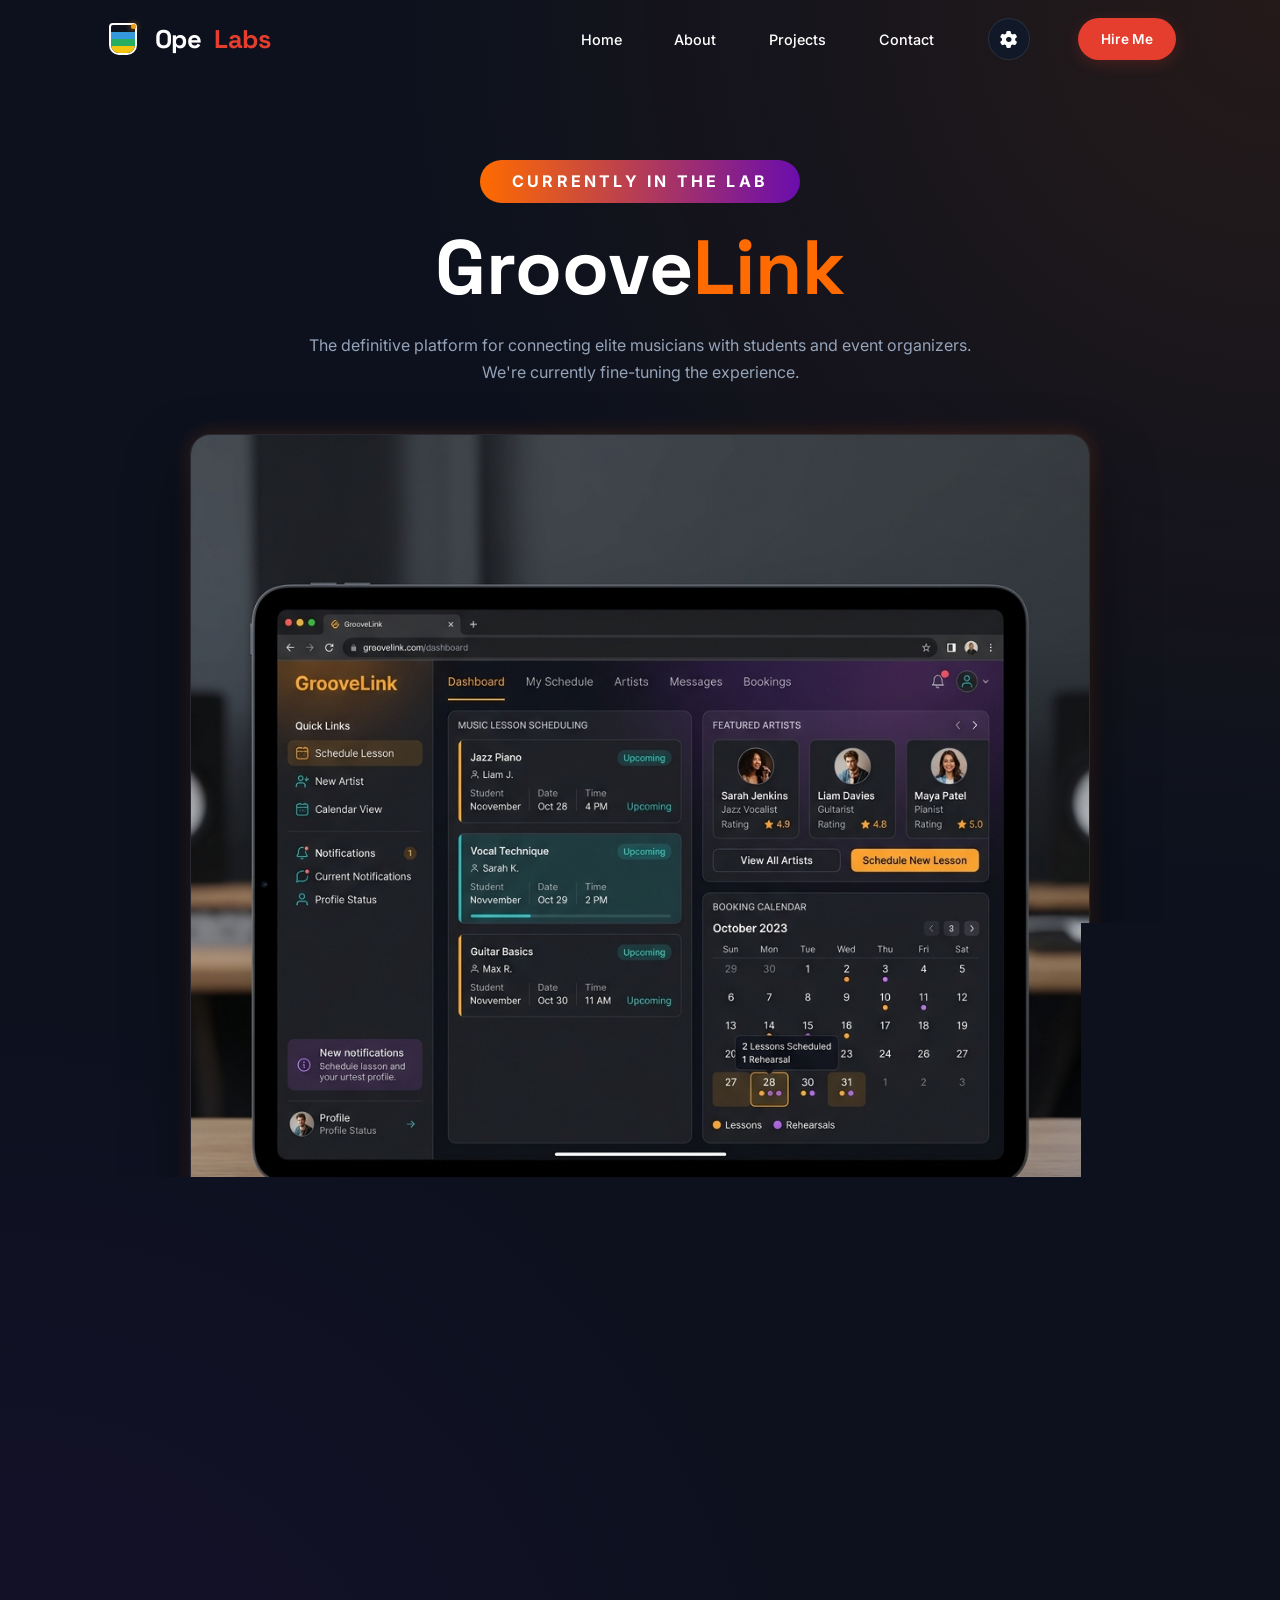
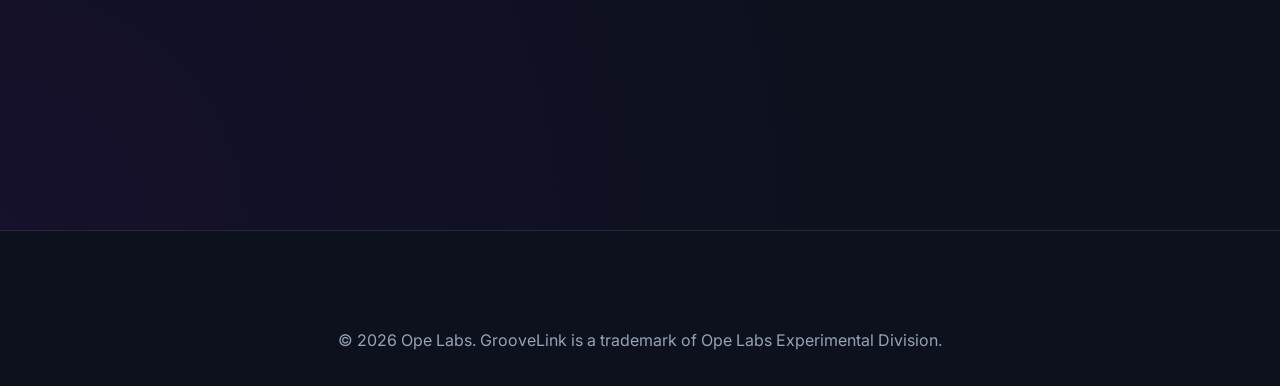
<file: groovelink-mock.html>
<!DOCTYPE html>
<html lang="en" data-theme="dark">
<head>
  <meta charset="UTF-8" />
  <meta name="viewport" content="width=device-width, initial-scale=1.0" />
  <meta name="description" content="GrooveLink - Premium Musician Booking Platform. Coming Soon to Ope Labs." />
  <title>GrooveLink | Coming Soon</title>
  <link rel="stylesheet" href="style.css" />
  <link rel="preconnect" href="https://fonts.googleapis.com" />
  <link rel="preconnect" href="https://fonts.gstatic.com" crossorigin />
  <link href="https://fonts.googleapis.com/css2?family=Inter:wght@300;400;500;600;700;800;900&family=Space+Grotesk:wght@400;500;600;700&display=swap" rel="stylesheet" />
  <link rel="stylesheet" href="https://cdnjs.cloudflare.com/ajax/libs/font-awesome/6.5.0/css/all.min.css" />
  <style>
    :root {
      --gl-amber: #ff6b00;
      --gl-teal: #008080;
      --gl-purple: #6a0dad;
      --gl-bg: #0c0f1a;
    }
    .mock-hero {
      min-height: 80vh;
      display: flex;
      flex-direction: column;
      align-items: center;
      justify-content: center;
      text-align: center;
      padding: 10rem 5% 5rem;
      background: radial-gradient(circle at top right, rgba(255, 107, 0, 0.1), transparent 40%),
                  radial-gradient(circle at bottom left, rgba(106, 13, 173, 0.1), transparent 40%);
    }
    .mockup-display {
      max-width: 900px;
      width: 100%;
      margin: 3rem auto;
      position: relative;
      border-radius: 20px;
      overflow: hidden;
      box-shadow: 0 30px 60px rgba(0,0,0,0.5), 0 0 20px rgba(255, 107, 0, 0.2);
      border: 1px solid rgba(255,255,255,0.1);
      transform: perspective(1000px) rotateX(5deg);
      transition: transform 0.5s ease;
    }
    .mockup-display:hover {
      transform: perspective(1000px) rotateX(0deg);
    }
    .gl-image {
      width: 100%;
      display: block;
    }
    .coming-soon-ribbon {
      background: linear-gradient(90deg, var(--gl-amber), var(--gl-purple));
      color: white;
      padding: 0.5rem 2rem;
      font-weight: 700;
      text-transform: uppercase;
      letter-spacing: 0.2em;
      border-radius: 50px;
      display: inline-block;
      margin-bottom: 1.5rem;
      animation: pulse 2s infinite;
    }
    @keyframes pulse {
      0% { box-shadow: 0 0 0 0 rgba(255,107,0,0.4); }
      70% { box-shadow: 0 0 0 15px rgba(255,107,0,0); }
      100% { box-shadow: 0 0 0 0 rgba(255,107,0,0); }
    }
    .gl-features {
      display: grid;
      grid-template-columns: repeat(auto-fit, minmax(250px, 1fr));
      gap: 2rem;
      max-width: 1000px;
      margin: 4rem auto 0;
      text-align: left;
    }
    .gl-feature-card {
      background: var(--bg-card);
      padding: 2rem;
      border-radius: 15px;
      border: 1px solid var(--border);
      box-shadow: var(--shadow-sm);
      transition: var(--transition);
    }
    .gl-feature-card:hover { transform: translateY(-5px); border-color: var(--gl-amber); }
    .gl-feature-card i {
      font-size: 1.5rem;
      color: var(--gl-amber);
      margin-bottom: 1rem;
    }
    .gl-feature-card h3 { color: var(--text-main); margin-bottom: 0.5rem; }
    .gl-feature-card p { font-size: 0.9rem; color: var(--text-sec); }

    [data-theme="light"] .gl-feature-card h3 { color: #000000 !important; }

    /* GROOVELINK MOBILE OVERRIDES */
    @media (max-width: 768px) {
      .mock-hero { padding: 6rem 1.5rem 3rem; }
      .hero-name { font-size: 2.5rem; }
      .mockup-display { 
        transform: none; 
        margin: 2rem 0; 
        border-radius: 12px;
        box-shadow: 0 15px 30px rgba(0,0,0,0.4);
      }
      .gl-features { 
        grid-template-columns: 1fr; 
        gap: 1.5rem; 
        margin-top: 2rem;
        padding: 0 0.5rem;
      }
      .gl-feature-card { padding: 1.5rem; text-align: center; }
    }
  </style>
</head>
<body>

  <!-- NAVBAR -->
  <nav class="navbar scrolled" id="navbar">
    <div class="nav-container">
      <a href="index.html" class="logo">
        <div class="brand-icon">
          <div class="flask-body">
            <div class="flask-waves"></div>
          </div>
          <div class="flask-dot"></div>
        </div>
        Ope<span>Labs</span>
      </a>
      <ul class="nav-links" id="nav-links">
        <button class="nav-close-btn" id="nav-close-btn" aria-label="Close menu"><i class="fa-solid fa-xmark"></i></button>
        <li><a href="index.html" class="nav-link">Home</a></li>
        <li><a href="about.html" class="nav-link">About</a></li>
        <li><a href="projects.html" class="nav-link active">Projects</a></li>
        <li><a href="contact.html" class="nav-link">Contact</a></li>
      </ul>
      <div class="nav-backdrop" id="nav-backdrop"></div>
      <button id="theme-toggle" class="theme-toggle" aria-label="Toggle Theme">
        <i class="fa-solid fa-gear"></i>
      </button>
      <a href="contact.html#contact-form" class="btn btn-primary hire-btn">Hire Me</a>
      <button class="hamburger" id="hamburger" aria-label="Toggle menu">
        <span></span><span></span><span></span>
      </button>
    </div>
  </nav>

  <section class="mock-hero">
    <div class="container fade-in">
      <div class="coming-soon-ribbon">Currently In The Lab</div>
      <h1 class="hero-name">Groove<span style="color: var(--gl-amber)">Link</span></h1>
      <p style="max-width: 700px; margin: 1.5rem auto;">The definitive platform for connecting elite musicians with students and event organizers. We're currently fine-tuning the experience.</p>
      
      <div class="mockup-display fade-up">
        <img src="groovelink_mockup.png" alt="GrooveLink Dashboard Mockup" class="gl-image" />
      </div>

      <div class="gl-features">
        <div class="gl-feature-card fade-up">
          <i class="fa-solid fa-calendar-check"></i>
          <h3>Smart Scheduling</h3>
          <p>Automated booking engine tailored for music lessons and studio sessions.</p>
        </div>
        <div class="gl-feature-card fade-up">
          <i class="fa-solid fa-users"></i>
          <h3>Artist Directory</h3>
          <p>Discover hand-picked talent with verified reviews and professional portfolios.</p>
        </div>
        <div class="gl-feature-card fade-up">
          <i class="fa-solid fa-shield-halved"></i>
          <h3>Secure Payments</h3>
          <p>Seamless transaction management for bookings and recurring subscriptions.</p>
        </div>
      </div>

      <div style="margin-top: 5rem;">
        <a href="projects.html" class="btn btn-outline" style="border-color: var(--gl-amber); color: var(--gl-amber);">
          <i class="fa-solid fa-arrow-left"></i> Back to Projects
        </a>
      </div>
    </div>
  </section>

  <footer class="footer">
    <div class="container">
      <p style="text-align: center; padding: 2rem 0;">&copy; 2026 Ope Labs. GrooveLink is a trademark of Ope Labs Experimental Division.</p>
    </div>
  </footer>

  <script src="main.js"></script>
</body>
</html>
</file>
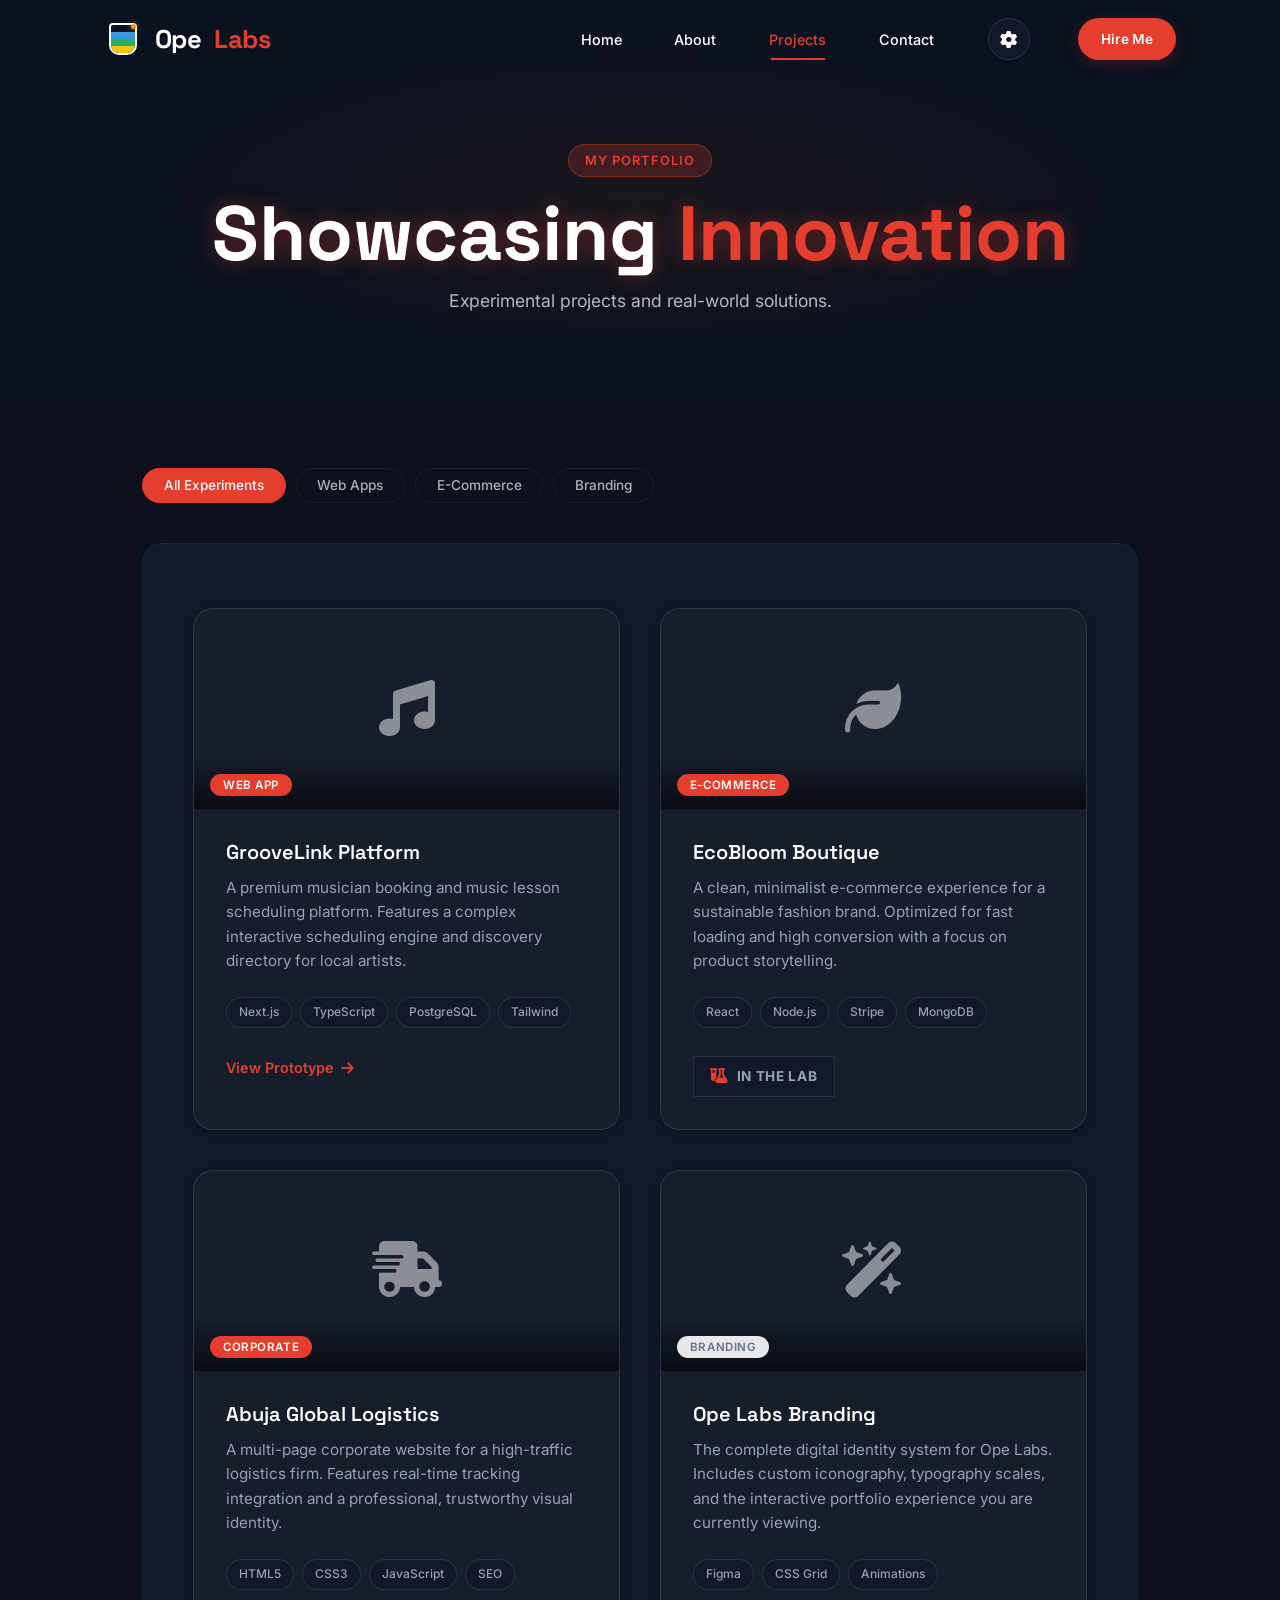
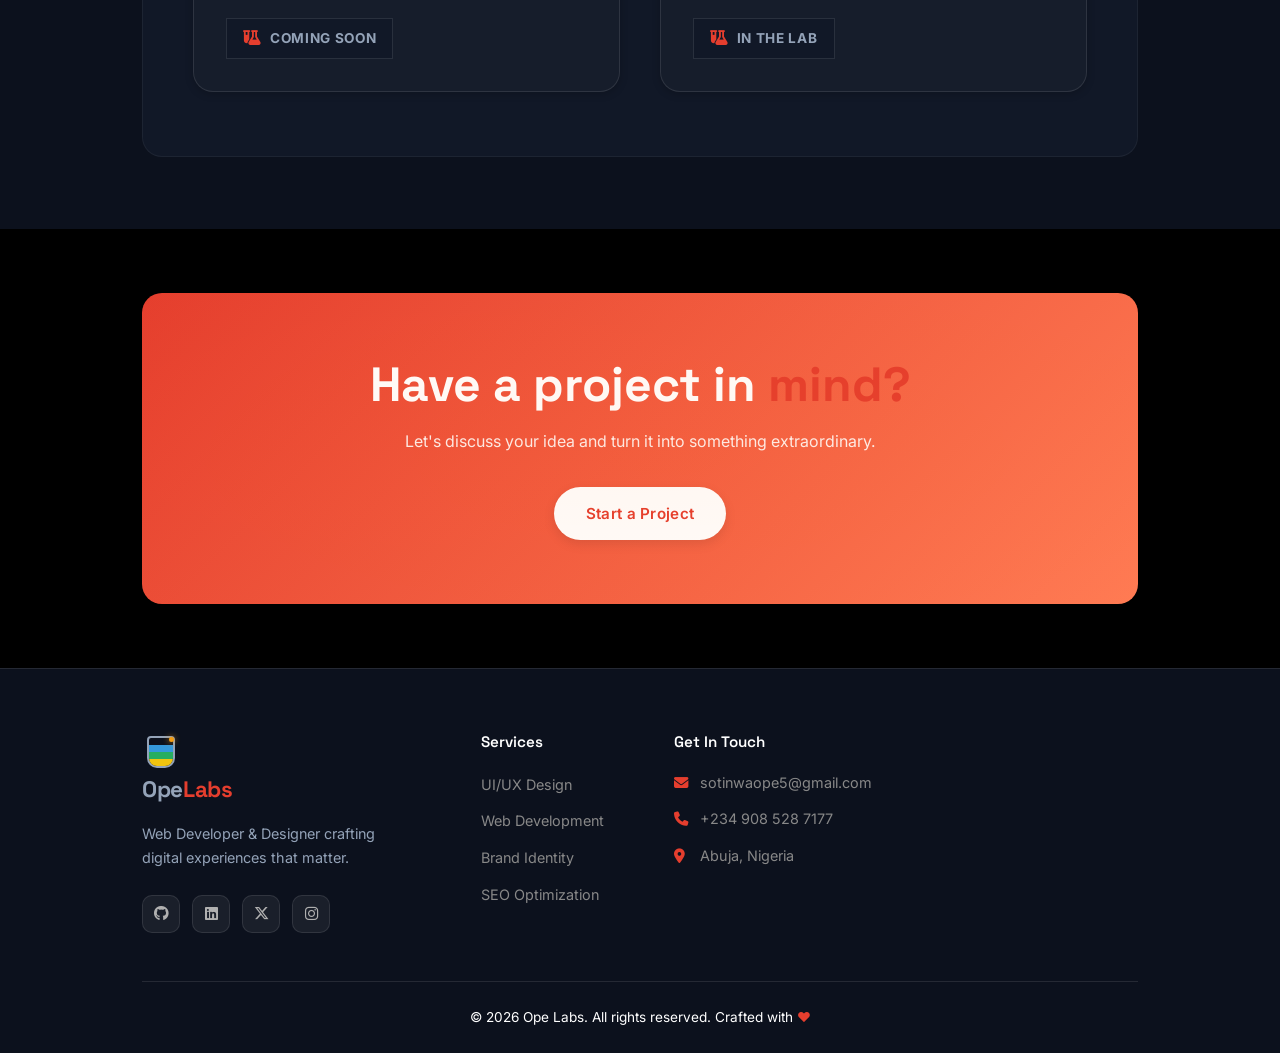
<file: projects.html>
<!DOCTYPE html>
<html lang="en" data-theme="dark">
<head>
  <meta charset="UTF-8" />
  <meta name="viewport" content="width=device-width, initial-scale=1.0" />
  <meta name="description" content="Ope Labs Projects – A showcase of web development and design innovation." />
  <title>Our Projects | Ope Labs</title>
  <link rel="stylesheet" href="style.css" />
  <link rel="preconnect" href="https://fonts.googleapis.com" />
  <link rel="preconnect" href="https://fonts.gstatic.com" crossorigin />
  <link href="https://fonts.googleapis.com/css2?family=Inter:wght@300;400;500;600;700;800;900&family=Space+Grotesk:wght@400;500;600;700&display=swap" rel="stylesheet" />
  <link rel="stylesheet" href="https://cdnjs.cloudflare.com/ajax/libs/font-awesome/6.5.0/css/all.min.css" />
</head>
<body>

  <nav class="navbar" id="navbar">
    <div class="nav-container">
      <a href="index.html" class="logo">
        <div class="brand-icon">
          <div class="flask-body">
            <div class="flask-waves"></div>
          </div>
          <div class="flask-dot"></div>
        </div>
        Ope<span>Labs</span>
      </a>
      <ul class="nav-links" id="nav-links">
        <button class="nav-close-btn" id="nav-close-btn" aria-label="Close menu"><i class="fa-solid fa-xmark"></i></button>
        <li><a href="index.html" class="nav-link">Home</a></li>
        <li><a href="about.html" class="nav-link">About</a></li>
        <li><a href="projects.html" class="nav-link active">Projects</a></li>
        <li><a href="contact.html" class="nav-link">Contact</a></li>
      </ul>
      <div class="nav-backdrop" id="nav-backdrop"></div>
      <button id="theme-toggle" class="theme-toggle" aria-label="Toggle Theme">
        <i class="fa-solid fa-gear"></i>
      </button>
      <a href="contact.html#contact-form" class="btn btn-primary hire-btn">Hire Me</a>
      <button class="hamburger" id="hamburger" aria-label="Toggle menu">
        <span></span><span></span><span></span>
      </button>
    </div>
  </nav>

  <section class="page-hero hero-bg-projects">
    <div class="container page-hero-content">
      <span class="section-tag fade-up">My Portfolio</span>
      <h1 class="fade-up">Showcasing <span class="accent">Innovation</span></h1>
      <p class="fade-up">Experimental projects and real-world solutions.</p>
    </div>
  </section>

  <!-- FILTER TABS -->
  <section class="section-pad" id="projects-list">
    <div class="container">
      <div class="filter-tabs fade-up" id="filter-tabs">
        <button class="filter-btn active" data-filter="all">All Experiments</button>
        <button class="filter-btn" data-filter="web">Web Apps</button>
        <button class="filter-btn" data-filter="ecommerce">E-Commerce</button>
        <button class="filter-btn" data-filter="design">Branding</button>
      </div>

      <section class="projects-full-grid projects-full-section" id="projects-grid">

        <div class="project-full-card" data-category="web" id="pf-1">
          <div class="pf-image" style="background: url('https://images.unsplash.com/photo-1598488035139-bdbb2231ce04?q=80&w=2070&auto=format&fit=crop') center/cover no-repeat;">
            <div class="pf-icon"><i class="fa-solid fa-music"></i></div>
            <div class="pf-overlay">
              <span class="pf-tag">Web App</span>
            </div>
          </div>
          <div class="pf-info">
            <h3>GrooveLink Platform</h3>
            <p>A premium musician booking and music lesson scheduling platform. Features a complex interactive scheduling engine and discovery directory for local artists.</p>
            <div class="pf-tech"><span>Next.js</span><span>TypeScript</span><span>PostgreSQL</span><span>Tailwind</span></div>
            <div class="pf-actions">
              <a href="groovelink-mock.html" class="btn-link">View Prototype <i class="fa-solid fa-arrow-right"></i></a>
            </div>
          </div>
        </div>

        <div class="project-full-card" data-category="ecommerce" id="pf-2">
          <div class="pf-image" style="background: url('https://images.unsplash.com/photo-1523381210434-271e8be1f52b?q=80&w=2070&auto=format&fit=crop') center/cover no-repeat;">
            <div class="pf-icon"><i class="fa-solid fa-leaf"></i></div>
            <div class="pf-overlay">
              <span class="pf-tag">E-Commerce</span>
            </div>
          </div>
          <div class="pf-info">
            <h3>EcoBloom Boutique</h3>
            <p>A clean, minimalist e-commerce experience for a sustainable fashion brand. Optimized for fast loading and high conversion with a focus on product storytelling.</p>
            <div class="pf-tech"><span>React</span><span>Node.js</span><span>Stripe</span><span>MongoDB</span></div>
            <div class="pf-actions">
              <span class="coming-soon-badge"><i class="fa-solid fa-flask-vial"></i> In the Lab</span>
            </div>
          </div>
        </div>

        <div class="project-full-card" data-category="web" id="pf-3">
          <div class="pf-image" style="background: url('https://images.unsplash.com/photo-1486406146926-c627a92ad1ab?q=80&w=2070&auto=format&fit=crop') center/cover no-repeat;">
            <div class="pf-icon"><i class="fa-solid fa-truck-fast"></i></div>
            <div class="pf-overlay">
              <span class="pf-tag">Corporate</span>
            </div>
          </div>
          <div class="pf-info">
            <h3>Abuja Global Logistics</h3>
            <p>A multi-page corporate website for a high-traffic logistics firm. Features real-time tracking integration and a professional, trustworthy visual identity.</p>
            <div class="pf-tech"><span>HTML5</span><span>CSS3</span><span>JavaScript</span><span>SEO</span></div>
            <div class="pf-actions">
              <span class="coming-soon-badge"><i class="fa-solid fa-flask-vial"></i> Coming Soon</span>
            </div>
          </div>
        </div>

        <div class="project-full-card" data-category="design" id="pf-4">
          <div class="pf-image" style="background: url('https://images.unsplash.com/photo-1626785774573-4b799315345d?q=80&w=2070&auto=format&fit=crop') center/cover no-repeat;">
            <div class="pf-icon"><i class="fa-solid fa-wand-magic-sparkles"></i></div>
            <div class="pf-overlay">
              <span class="pf-tag" style="color: #64748b; background: rgba(255,255,255,0.9);">Branding</span>
            </div>
          </div>
          <div class="pf-info">
            <h3>Ope Labs Branding</h3>
            <p>The complete digital identity system for Ope Labs. Includes custom iconography, typography scales, and the interactive portfolio experience you are currently viewing.</p>
            <div class="pf-tech"><span>Figma</span><span>CSS Grid</span><span>Animations</span></div>
            <div class="pf-actions">
              <span class="coming-soon-badge"><i class="fa-solid fa-flask-vial"></i> In the Lab</span>
            </div>
          </div>
        </div>

      </div>
    </div>
  </section>

  <section class="cta-section fade-up">
    <div class="container">
      <div class="cta-box">
        <h2>Have a project in <span class="accent">mind?</span></h2>
        <p>Let's discuss your idea and turn it into something extraordinary.</p>
        <a href="contact.html#contact-form" class="btn btn-primary" id="projects-cta-btn">Start a Project</a>
      </div>
    </div>
  </section>

  <footer class="footer">
    <div class="container">
      <div class="footer-grid">
        <div class="footer-brand">
          <a href="index.html" class="logo">
            <div class="brand-icon">
              <div class="flask-body">
                <div class="flask-waves"></div>
              </div>
              <div class="flask-dot"></div>
            </div>
            Ope<span>Labs</span>
          </a>
          <p>Web Developer & Designer crafting digital experiences that matter.</p>
          <div class="social-links">
            <a href="https://github.com/mrOpe1" target="_blank" rel="noopener noreferrer" class="social-link" aria-label="GitHub"><i class="fa-brands fa-github"></i></a>
            <a href="#" class="social-link" aria-label="LinkedIn"><i class="fa-brands fa-linkedin"></i></a>
            <a href="https://x.com/_opemipo__" target="_blank" rel="noopener noreferrer" class="social-link" aria-label="X (Twitter)"><i class="fa-brands fa-x-twitter"></i></a>
            <a href="#" class="social-link" aria-label="Instagram"><i class="fa-brands fa-instagram"></i></a>
          </div>
        </div>
        <div class="footer-links">
          <h4>Services</h4>
          <ul>
            <li><a href="#">UI/UX Design</a></li>
            <li><a href="#">Web Development</a></li>
            <li><a href="#">Brand Identity</a></li>
            <li><a href="#">SEO Optimization</a></li>
          </ul>
        </div>
        <div class="footer-contact">
          <h4>Get In Touch</h4>
          <p><i class="fa-solid fa-envelope"></i> sotinwaope5@gmail.com</p>
          <p><i class="fa-solid fa-phone"></i> +234 908 528 7177</p>
          <p><i class="fa-solid fa-location-dot"></i> Abuja, Nigeria</p>
        </div>
      </div>
      <div class="footer-bottom">
        <p>&copy; 2026 Ope Labs. All rights reserved. Crafted with <span class="accent">♥</span></p>
      </div>
    </div>
  </footer>

  <script src="main.js"></script>
</body>
</html>
</file>
<file: style.css>
/* =============================================
   OPEMIPO PORTFOLIO — MASTER STYLESHEET
   Theme: Black · White · Grey · Orange
   ============================================= */

/* ===== LOGO & BRANDING ===== */
.logo {
  display: flex;
  align-items: center;
  gap: 0.8rem;
  font-family: var(--font-head);
  font-size: 1.6rem;
  font-weight: 700;
  color: var(--nav-text); /* Theme-aware logo color */
  letter-spacing: -0.02em;
  transition: var(--transition);
}
.logo span { color: var(--primary); }

.footer .logo { color: #94a3b8; } /* Lighter grey for footer */
.footer .flask-body { border-color: #94a3b8; }

.brand-icon {
  width: 38px; height: 38px;
  position: relative;
  display: flex; align-items: center; justify-content: center;
}
.flask-body {
  width: 28px; height: 32px;
  border: 2px solid var(--nav-text);
  border-radius: 4px 4px 10px 10px;
  position: relative;
  overflow: hidden;
}
.flask-waves {
  position: absolute; bottom: 0; left: 0; width: 100%; height: 75%;
  background: linear-gradient(to bottom, var(--sky-blue) 33%, var(--lime-green) 33% 66%, var(--golden-yellow) 66%);
  animation: wave-flow 4s infinite ease-in-out;
}
@keyframes wave-flow {
  0%, 100% { transform: translateY(0) scaleY(1); }
  50% { transform: translateY(2px) scaleY(1.05); }
}
.flask-dot {
  position: absolute; top: 4px; right: 6px;
  width: 5px; height: 5px; background: var(--orange-gold);
  border-radius: 50%; box-shadow: 0 0 6px var(--orange-gold);
}



/* HEADER BACKGROUNDS (THEMED) */
.hero-bg-about {
  background: var(--about-hero-bg),
              url('https://images.unsplash.com/photo-1573164713714-d95e436ab8d6?q=80&w=2070&auto=format&fit=crop') center/cover no-repeat;
  background-attachment: fixed;
}
.hero-bg-projects {
  background: var(--projects-hero-bg),
              url('https://images.unsplash.com/photo-1518770660439-4636190af475?q=80&w=2070&auto=format&fit=crop') center/cover no-repeat;
  background-attachment: fixed;
}
.hero-bg-contact {
  background: var(--contact-hero-bg),
              radial-gradient(circle at center, var(--primary-glow) 0%, transparent 70%),
              url("data:image/svg+xml,%3Csvg width='100' height='100' viewBox='0 0 100 100' xmlns='http://www.w3.org/2000/svg'%3E%3Cpath d='M11 18c3.866 0 7-3.134 7-7s-3.134-7-7-7-7 3.134-7 7 3.134 7 7 7zm48 25c3.866 0 7-3.134 7-7s-3.134-7-7-7-7 3.134-7 7 3.134 7 7 7zm-43-7c1.657 0 3-1.343 3-3s-1.343-3-3-3-3 1.343-3 3 1.343 3 3 3zm63 31c1.657 0 3-1.343 3-3s-1.343-3-3-3-3 1.343-3 3 1.343 3 3 3zM34 90c1.657 0 3-1.343 3-3s-1.343-3-3-3-3 1.343-3 3 1.343 3 3 3zm56-76c1.105 0 2-.895 2-2s-.895-2-2-2-2 .895-2 2 .895 2 2 2zM12 86c1.105 0 2-.895 2-2s-.895-2-2-2-2 .895-2 2 .895 2 2 2zm66 3c1.105 0 2-.895 2-2s-.895-2-2-2-2 .895-2 2 .895 2 2 2zm-46-7l12-1 3-11 11-3 1 12-12 1-3 11-11 3z' fill='%230f172a' fill-opacity='0.03' fill-rule='evenodd'/%3E%3C/svg%3E");
}
*, *::before, *::after { box-sizing: border-box; margin: 0; padding: 0; }

:root {
  /* Brand Colors (Unified) */
  --primary:        #E53E2E;
  --primary-dark:   #C0392B;
  --primary-glow:   rgba(229, 62, 46, 0.1);
  --sky-blue:       #3498DB;
  --lime-green:     #27AE60;
  --golden-yellow:  #F1C40F;
  --orange-gold:    #F39C12;

  /* Theme Colors (Default: Deep Lab / Dark) */
  --bg-main:      #0c111d;
  --bg-sec:       #111827;
  --bg-card:      #161d2b;
  --text-main:    #FFFFFF;
  --text-sec:     #94a3b8;
  --text-muted:   #64748b;
  --border:       rgba(255, 255, 255, 0.1);
  --border-light: rgba(255, 255, 255, 0.05);
  --primary-glow: rgba(229, 62, 46, 0.2);
  --shadow-sm:    0 2px 8px rgba(0,0,0,0.2);
  --shadow-md:    0 10px 30px rgba(0,0,0,0.3);
  --shadow-lg:    0 20px 50px rgba(0,0,0,0.4);

  /* Navbar Themes (Dark Default) */
  --nav-scrolled-bg: rgba(10, 17, 32, 0.98);
  --nav-text:        #ffffff;

  /* Hero Themes (Dark Default) */
  --hero-overlay:      linear-gradient(rgba(10, 17, 32, 0.88), rgba(10, 17, 32, 0.95));
  --about-hero-bg:     linear-gradient(rgba(10, 17, 32, 0.85), rgba(10, 17, 32, 0.95));
  --projects-hero-bg:  linear-gradient(rgba(10, 17, 32, 0.85), rgba(10, 17, 32, 0.95));
  --contact-hero-bg:   linear-gradient(rgba(10, 17, 32, 0.8), rgba(10, 17, 32, 0.95));
  --hero-title-color:  #ffffff;
  --hero-desc-color:   rgba(255,255,255,0.7);

  /* Global UI Colors */
  --white:        #FFFFFF;
  --black:        #000000;
  --grey:         #888888;
  --grey-light:   #B0B0B0;
  --off-white:    #F5F5F5;

  /* Footer (Always Dark) */
  --footer-bg:    #0A0A0A;
  --footer-dark:  #111111;
  --footer-text:  #B0B0B0;
  --footer-white: #FFFFFF;

  --font-main:  'Inter', sans-serif;
  --font-head:  'Space Grotesk', sans-serif;
  --transition: 0.35s cubic-bezier(0.4, 0, 0.2, 1);
  --transition-slow: 0.6s cubic-bezier(0.4, 0, 0.2, 1);
  --radius:  12px;
  --radius-lg: 20px;
}

/* Light Lab (Optional) Overrides */
[data-theme="light"] {
  --bg-main:      #FFFFFF;
  --bg-sec:       #F8FAFC;
  --bg-card:      #FFFFFF;
  --text-main:    #0F172A;
  --text-sec:     #475569;
  --text-muted:   #94A3B8;
  --border:       rgba(15, 23, 42, 0.08);
  --border-light: rgba(15, 23, 42, 0.04);
  --shadow-sm:    0 2px 8px rgba(0,0,0,0.04);
  --shadow-md:    0 10px 30px rgba(0,0,0,0.06);
  --shadow-lg:    0 20px 50px rgba(0,0,0,0.08);

  /* Navbar Light */
  --nav-scrolled-bg: rgba(255, 255, 255, 0.95);
  --nav-text:        #0c0f1a;

  /* Hero Light */
  --hero-overlay:      linear-gradient(rgba(255,255,255,0.85), rgba(255,255,255,0.6));
  --about-hero-bg:     linear-gradient(rgba(255,255,255,0.78), rgba(255,255,255,0.85));
  --projects-hero-bg:  linear-gradient(rgba(255,255,255,0.8), rgba(255,255,255,0.85));
  --contact-hero-bg:   linear-gradient(rgba(255,255,255,0.85), rgba(255,255,255,0.92));
  --hero-title-color:  #0c0f1a;
  --hero-desc-color:   #0c0f1a;
}

html { scroll-behavior: smooth; font-size: 16px; }

body {
  font-family: var(--font-main);
  background: var(--bg-main);
  color: var(--text-main);
  line-height: 1.7;
  overflow-x: hidden;
}

img { max-width: 100%; display: block; }
a { text-decoration: none; color: inherit; }
ul { list-style: none; }
button { cursor: pointer; border: none; background: none; font-family: inherit; }

/* ===== SCROLLBAR ===== */
::-webkit-scrollbar { width: 6px; }
::-webkit-scrollbar-track { background: var(--bg-sec); }
::-webkit-scrollbar-thumb { background: var(--primary); border-radius: 3px; }

/* ===== TYPOGRAPHY ===== */
h1, h2, h3, h4 { font-family: var(--font-head); line-height: 1.15; }
h1 { font-size: clamp(2.5rem, 6vw, 5rem); font-weight: 700; color: var(--text-main); }
h2 { font-size: clamp(1.8rem, 4vw, 3rem); font-weight: 700; color: var(--text-main); }
h3 { font-size: clamp(1.1rem, 2vw, 1.5rem); font-weight: 600; color: var(--text-main); }
p  { color: var(--text-sec); }

.accent { color: var(--primary); }

.container { 
  max-width: 1200px; 
  margin: 0 auto; 
  padding: 0 8%; 
}

.section-pad { padding: 4.5rem 0; }
.light-section { background: var(--bg-sec); }
.dark-section { background: var(--footer-bg); color: var(--footer-white); }
.center-btn { text-align: center; margin-top: 3rem; }

.section-header { text-align: center; margin-bottom: 3.5rem; }
.section-header p { max-width: 600px; margin: 0.75rem auto 0; }

.section-tag {
  display: inline-block;
  background: var(--primary-glow);
  border: 1px solid rgba(255,107,0,0.3);
  color: var(--primary);
  padding: 0.3rem 1rem;
  border-radius: 50px;
  font-size: 0.8rem;
  font-weight: 600;
  letter-spacing: 0.08em;
  text-transform: uppercase;
  margin-bottom: 0.75rem;
}

/* ===== BUTTONS ===== */
.btn {
  display: inline-flex;
  align-items: center;
  gap: 0.5rem;
  padding: 0.85rem 2rem;
  border-radius: 50px;
  font-weight: 600;
  font-size: 0.95rem;
  transition: var(--transition);
  cursor: pointer;
  letter-spacing: 0.02em;
}

.btn-primary {
  background: var(--primary);
  color: var(--white);
  box-shadow: 0 4px 16px rgba(229,62,46,0.2);
}
.btn-primary:hover {
  background: var(--primary-dark);
  transform: translateY(-2px);
  box-shadow: var(--shadow-primary);
}

.btn-outline {
  background: transparent;
  color: var(--text-main);
  border: 2px solid var(--border);
}
.btn-outline:hover {
  color: var(--primary);
  border-color: var(--primary);
  transform: translateY(-2px);
  background: var(--bg-sec);
}

.btn-ghost {
  background: transparent;
  color: var(--text-sec);
  border: 1px solid var(--border);
  padding: 0.8rem 1.75rem;
}
.btn-ghost:hover {
  color: var(--text-main);
  border-color: var(--text-sec);
  background: var(--bg-sec);
  transform: translateY(-2px);
}

.btn-link {
  color: var(--primary);
  font-weight: 600;
  font-size: 0.9rem;
  display: inline-flex;
  align-items: center;
  gap: 0.4rem;
  transition: var(--transition);
}
.btn-link:hover { gap: 0.7rem; }

.btn-link-ghost {
  color: var(--grey-light);
  font-weight: 500;
  font-size: 0.9rem;
  display: inline-flex;
  align-items: center;
  gap: 0.4rem;
  transition: var(--transition);
}
.btn-link-ghost:hover { color: var(--white); }

/* ===== FADE-IN ANIMATIONS ===== */
.fade-in { opacity: 0; animation: fadeIn 0.8s ease forwards; }
.fade-up { opacity: 0; transform: translateY(40px); transition: opacity 0.7s ease, transform 0.7s ease; }
.fade-up.visible { opacity: 1; transform: translateY(0); }

@keyframes fadeIn {
  to { opacity: 1; }
}

/* ===== NAVBAR ===== */
.navbar {
  position: fixed;
  top: 0; left: 0; right: 0;
  z-index: 1000;
  padding: 1.1rem 0;
  background: transparent;
  transition: background 0.4s ease, padding 0.3s ease, box-shadow 0.3s ease;
}
.navbar.scrolled {
  background: var(--nav-scrolled-bg);
  backdrop-filter: blur(20px);
  -webkit-backdrop-filter: blur(20px);
  box-shadow: 0 4px 20px rgba(0,0,0,0.1);
  border-bottom: 1px solid var(--border-light);
  padding: 0.75rem 0;
}

/* ===== THEME TOGGLE ===== */
.theme-toggle {
  width: 42px; height: 42px;
  border-radius: 50%;
  display: flex; align-items: center; justify-content: center;
  background: var(--bg-sec);
  border: 1px solid var(--border);
  color: var(--text-main);
  font-size: 1.1rem;
  transition: var(--transition);
  margin-left: 0.5rem;
  cursor: pointer;
}
.theme-toggle:hover {
  background: var(--primary-glow);
  color: var(--primary);
  border-color: var(--primary);
}
.theme-toggle:hover i {
  transform: rotate(45deg);
  transition: transform 0.3s ease;
}
.theme-toggle.rotating i {
  animation: rotate-gear 0.5s ease-in-out;
}
@keyframes rotate-gear {
  from { transform: rotate(0deg); }
  to { transform: rotate(360deg); }
}

.navbar.scrolled .theme-toggle { background: var(--bg-card); }

.nav-container {
  max-width: 1200px;
  margin: 0 auto;
  padding: 0 5%;
  display: flex;
  align-items: center;
  gap: 2rem;
}

/* ===== SUCCESS MODAL ===== */
.success-modal-overlay {
  position: fixed;
  top: 0; left: 0;
  width: 100%; height: 100%;
  background: rgba(15,23,42,0.85);
  backdrop-filter: blur(8px);
  z-index: 2000;
  display: flex;
  align-items: center; justify-content: center;
  padding: 2rem;
  opacity: 0;
  visibility: hidden;
  transition: all 0.4s cubic-bezier(0.4, 0, 0.2, 1);
}
.success-modal-overlay.is-active {
  opacity: 1;
  visibility: visible;
}
.success-modal-content {
  background: var(--bg-card);
  max-width: 450px;
  width: 100%;
  padding: 4rem 2.5rem;
  border-radius: var(--radius-lg);
  text-align: center;
  box-shadow: var(--shadow-lg);
  border: 1px solid var(--border);
  position: relative;
  transform: scale(0.8);
  transition: transform 0.5s cubic-bezier(0.175, 0.885, 0.32, 1.275);
}
.success-modal-overlay.is-active .success-modal-content {
  transform: scale(1);
}
.success-icon-wrap {
  width: 80px; height: 80px;
  background: var(--primary-glow);
  color: var(--primary);
  font-size: 2.5rem;
  display: flex; align-items: center; justify-content: center;
  border-radius: 50%;
  margin: 0 auto 2rem;
}
.success-modal-content h3 { font-size: 1.8rem; margin-bottom: 1rem; color: var(--text-main); }
.success-modal-content p { color: var(--text-sec); margin-bottom: 2.5rem; line-height: 1.6; }
.success-modal-content .btn { width: 100%; }

/* =========================================
   LAB SNAPSHOT STYLES (About Page)
   ========================================= */
.about-story-rich {
  position: relative;
  overflow: visible;
}

.lab-snapshot-container {
  float: right;
  margin: 1rem 0 1.5rem 2rem;
  width: 240px;
  perspective: 1000px;
  z-index: 5;
}

.lab-snapshot {
  background: white;
  padding: 0.8rem 0.8rem 2.8rem 0.8rem;
  box-shadow: 0 10px 30px rgba(0,0,0,0.1);
  border: 1px solid #e2e8f0;
  transform: rotate(3deg);
  transition: all 0.4s cubic-bezier(0.175, 0.885, 0.32, 1.275);
  position: relative;
}

.lab-snapshot:hover {
  transform: rotate(0deg) scale(1.05);
  box-shadow: 0 20px 45px rgba(0,0,0,0.15);
  z-index: 10;
}

.snapshot-img {
  width: 100%;
  aspect-ratio: 1/1;
  object-fit: cover;
  filter: sepia(0.05) contrast(1.05);
  display: block;
}

.snapshot-tape {
  position: absolute;
  top: -15px;
  left: 50%;
  transform: translateX(-50%) rotate(-2deg);
  width: 100px;
  height: 35px;
  background: rgba(241,245,249,0.7);
  backdrop-filter: blur(4px);
  border: 1px solid rgba(0,0,0,0.05);
  box-shadow: 0 2px 5px rgba(0,0,0,0.05);
}

.snapshot-caption {
  position: absolute;
  bottom: 0.8rem;
  left: 0.8rem;
  right: 0.8rem;
  font-family: 'Space Grotesk', sans-serif;
  font-size: 0.7rem;
  color: #64748b;
  text-align: center;
  font-weight: 700;
  text-transform: uppercase;
  letter-spacing: 0.08em;
}

.snapshot-stamp {
  position: absolute;
  top: 15px;
  right: 15px;
  border: 2px solid #ef4444;
  color: #ef4444;
  padding: 2px 8px;
  font-size: 0.65rem;
  font-weight: 900;
  transform: rotate(15deg);
  opacity: 0.5;
  border-radius: 4px;
  pointer-events: none;
  background: rgba(255, 255, 255, 0.1);
}

@media (max-width: 768px) {
  .lab-snapshot-container {
    float: none;
    margin: 2rem auto;
    width: 100%;
    max-width: 320px;
  }
}

/* ===== COMING SOON BADGE ===== */
.coming-soon-badge {
  display: inline-flex;
  align-items: center;
  gap: 0.5rem;
  padding: 0.5rem 1rem;
  background: var(--bg-sec);
  border: 1px solid var(--border);
  border-radius: var(--radius-sm);
  color: var(--text-sec);
  font-size: 0.85rem;
  font-weight: 700;
  text-transform: uppercase;
  letter-spacing: 0.05em;
  animation: badge-pulse 2s infinite ease-in-out;
  cursor: default;
  user-select: none;
}

.coming-soon-badge i {
  color: var(--primary);
  font-size: 0.9rem;
}

@keyframes badge-pulse {
  0% { opacity: 0.7; transform: scale(1); }
  50% { opacity: 1; transform: scale(1.02); }
  100% { opacity: 0.7; transform: scale(1); }
}

.nav-links {
  display: flex;
  align-items: center;
  gap: 1.5rem;
  margin-left: auto;
}
.nav-close-btn, .nav-backdrop { display: none; }

.nav-link { 
  color: var(--nav-text); 
  font-weight: 500; 
  padding: 0.5rem 0.9rem;
  border-radius: 8px;
  position: relative;
  transition: var(--transition);
  font-size: 0.9rem;
}
.nav-link:hover, .nav-link.active { color: var(--primary); }
.nav-link::after {
  content: '';
  position: absolute; bottom: -4px; left: 1rem; right: 1rem;
  height: 2px; background: var(--primary);
  transform: scaleX(0);
  transition: transform 0.3s ease;
  transform-origin: center;
}
.nav-link:hover::after, .nav-link.active::after { transform: scaleX(1); }

.hire-btn { margin-left: 1rem; padding: 0.6rem 1.4rem; font-size: 0.85rem; }

.hamburger {
  display: none;
  flex-direction: column;
  gap: 5px;
  padding: 4px;
}
.hamburger span {
  display: block;
  width: 24px; height: 2px;
  background: var(--text-main);
  border-radius: 2px;
  transition: var(--transition);
}
.hamburger.open span:nth-child(1) { transform: translateY(7px) rotate(45deg); }
.hamburger.open span:nth-child(2) { opacity: 0; }
.hamburger.open span:nth-child(3) { transform: translateY(-7px) rotate(-45deg); }

/* ===== HERO ===== */
.hero {
  position: relative;
  min-height: 100vh;
  display: flex;
  align-items: center;
  background: var(--hero-overlay),
              url('https://images.unsplash.com/photo-1517694712202-14dd9538aa97?auto=format&fit=crop&q=80&w=2070') center/cover no-repeat;
  overflow: hidden;
}

.hero-overlay {
  position: absolute; inset: 0;
  background: radial-gradient(ellipse at 70% 50%, rgba(229,62,46,0.05) 0%, transparent 60%);
  pointer-events: none;
}

.hero-particles {
  position: absolute; inset: 0;
  pointer-events: none;
  overflow: hidden;
}

.particle {
  position: absolute;
  border-radius: 50%;
  background: rgba(255,107,0,0.4);
  animation: float-particle linear infinite;
  pointer-events: none;
}

@keyframes float-particle {
  0%   { transform: translateY(100vh) scale(0); opacity: 0; }
  5%   { opacity: 1; }
  95%  { opacity: 0.6; }
  100% { transform: translateY(-50px) scale(1); opacity: 0; }
}

.hero-content {
  position: relative;
  z-index: 2;
  max-width: 1200px;
  margin: 0 auto;
  padding: 7rem 1.5rem 8rem;
  width: 100%;
}

.hero-greeting {
  color: var(--primary);
  font-size: 1.1rem;
  font-weight: 600;
  letter-spacing: 0.05em;
  margin-bottom: 0.5rem;
}
.hero-name {
  line-height: 1.05;
  margin-bottom: 1.25rem;
  color: var(--hero-title-color);
  background: none;
  -webkit-text-fill-color: initial;
}

.hero-typewriter {
  font-size: clamp(1.1rem, 3vw, 1.8rem);
  font-weight: 500;
  color: var(--primary);
  min-height: 2.2rem;
  margin-bottom: 2rem;
}
@keyframes blink { 0%,100% { opacity: 1; } 50% { opacity: 0; } }

.hero-desc {
  max-width: 600px;
  font-size: 1.15rem;
  color: var(--hero-desc-color);
  font-weight: 500;
  margin-bottom: 3rem;
  line-height: 1.8;
}

.hero-btns { display: flex; gap: 1rem; flex-wrap: wrap; margin-bottom: 3.5rem; }

.hero-stats {
  display: flex;
  align-items: center;
  gap: 2rem;
  flex-wrap: wrap;
}
.stat { display: flex; flex-direction: column; }
.stat-num {
  font-family: var(--font-head);
  font-size: 2rem;
  font-weight: 700;
  color: var(--primary);
  line-height: 1;
}
.stat-label { 
  font-size: 0.8rem; 
  color: var(--text-sec); 
  font-weight: 600;
  text-transform: uppercase; 
  letter-spacing: 0.05em; 
  margin-top: 0.25rem; 
}
.stat-divider { width: 1px; height: 40px; background: var(--border-light); }

.hero-scroll-cue {
  position: absolute;
  bottom: 1rem; left: 50%;
  transform: translateX(-50%);
  display: flex;
  flex-direction: column;
  align-items: center;
  gap: 0.5rem;
  color: var(--text-main);
  font-weight: 600;
  font-size: 0.75rem;
  letter-spacing: 0.1em;
  text-transform: uppercase;
  z-index: 2;
}
.scroll-line {
  width: 1px; height: 40px;
  background: linear-gradient(to bottom, var(--primary), transparent);
  animation: scroll-pulse 2s ease-in-out infinite;
}
@keyframes scroll-pulse {
  0%,100% { transform: scaleY(1); opacity: 1; }
  50%      { transform: scaleY(0.7); opacity: 0.5; }
}

/* ===== SKILLS GRID ===== */
.skills-grid {
  display: grid;
  grid-template-columns: repeat(auto-fit, minmax(300px, 1fr));
  gap: 1.5rem;
}

.skill-card {
  background: var(--bg-card);
  border: 1px solid var(--border);
  border-radius: var(--radius-lg);
  overflow: hidden;
  transition: var(--transition);
  position: relative;
  box-shadow: var(--shadow-sm);
}
.skill-card:hover { transform: translateY(-6px); border-color: var(--primary); box-shadow: var(--shadow-md); }

/* ---- Skill Visual Header ---- */
.skill-visual {
  height: 160px;
  position: relative;
  display: flex; align-items: center; justify-content: center;
  overflow: hidden;
}

/* UI/UX Design visual */
.skill-visual--ui { background: linear-gradient(135deg, #1a1a2e, #2d1b69); }
.sv-frame {
  width: 140px; height: 100px;
  background: #1e1e3e;
  border-radius: 8px;
  border: 1px solid rgba(255,255,255,0.15);
  overflow: hidden;
  box-shadow: 0 8px 24px rgba(0,0,0,0.4);
}
.sv-topbar {
  height: 16px; background: #13132a;
  display: flex; align-items: center; gap: 4px; padding: 0 6px;
}
.sv-topbar span {
  width: 5px; height: 5px; border-radius: 50%;
  background: rgba(255,255,255,0.2);
}
.sv-topbar span:nth-child(1) { background: #ff5f57; }
.sv-topbar span:nth-child(2) { background: #ffbd2e; }
.sv-topbar span:nth-child(3) { background: #28c840; }
.sv-screen { display: flex; height: calc(100% - 16px); }
.sv-sidebar { width: 28px; background: rgba(255,107,0,0.15); border-right: 1px solid rgba(255,255,255,0.05); }
.sv-content { flex: 1; padding: 6px; display: flex; flex-direction: column; gap: 4px; }
.sv-block { background: rgba(255,255,255,0.07); border-radius: 3px; }
.sv-block.tall { height: 28px; }
.sv-block.short { height: 14px; width: 70%; }
.sv-btn-row { display: flex; gap: 4px; margin-top: 2px; }
.sv-pill { height: 10px; width: 30px; border-radius: 50px; background: var(--primary); opacity: 0.8; }
.sv-pill.dark { background: rgba(255,255,255,0.1); }
.sv-cursor {
  position: absolute; bottom: 22px; right: 48px;
  color: var(--white); font-size: 1.1rem; opacity: 0.8;
  filter: drop-shadow(0 2px 4px rgba(255,107,0,0.5));
  animation: cursor-float 3s ease-in-out infinite;
}
@keyframes cursor-float { 0%,100%{transform:translate(0,0)} 50%{transform:translate(4px,-4px)} }

/* Frontend Dev visual */
.skill-visual--frontend { background: linear-gradient(135deg, #0d1117, #1f2937); }
.sv-code-window {
  width: 170px; height: 110px;
  background: #0d1117;
  border-radius: 8px;
  border: 1px solid rgba(255,255,255,0.1);
  overflow: hidden;
  box-shadow: 0 8px 24px rgba(0,0,0,0.5);
}
.sv-code-lines { padding: 6px 8px; display: flex; flex-direction: column; gap: 5px; }
.sv-line {
  font-family: 'Courier New', monospace;
  font-size: 0.6rem; line-height: 1.4;
  white-space: nowrap;
}
.sv-line.indent { padding-left: 14px; }
.ck { color: #ff79c6; }
.cv { color: #8be9fd; }
.co { color: #ff6b00; }
.cf { color: #50fa7b; }
.cs { color: #f1fa8c; }

/* Backend Dev visual */
.skill-visual--backend { background: linear-gradient(135deg, #0a1628, #1a2744); }
.sv-server-stack {
  display: flex; flex-direction: column; gap: 5px; align-items: center;
  position: relative;
}
.sv-server-unit {
  width: 110px; height: 18px;
  background: #1e3050;
  border-radius: 4px;
  border: 1px solid rgba(255,255,255,0.1);
  display: flex; align-items: center; gap: 6px; padding: 0 6px;
  box-shadow: 0 2px 8px rgba(0,0,0,0.3);
}
.sv-led { width: 6px; height: 6px; border-radius: 50%; background: rgba(255,255,255,0.2); flex-shrink: 0; }
.sv-led.green { background: #22c55e; box-shadow: 0 0 6px #22c55e; animation: led-pulse 2s infinite; }
.sv-led.orange { background: var(--primary); box-shadow: 0 0 6px var(--primary); animation: led-pulse 2.5s infinite; }
@keyframes led-pulse { 0%,100%{opacity:1} 50%{opacity:0.4} }
.sv-bars { display: flex; gap: 3px; flex: 1; }
.sv-bars span { flex: 1; height: 4px; background: rgba(255,255,255,0.1); border-radius: 2px; }
.sv-bars span:first-child { background: rgba(255,107,0,0.4); }
.sv-db-icon {
  position: absolute; right: 10px; top: 50%; transform: translateY(-50%);
  color: var(--primary); font-size: 1.2rem; opacity: 0.7;
}
.sv-signal {
  display: flex; gap: 3px; align-items: flex-end; height: 16px;
  position: absolute; right: 30px; bottom: -8px;
}
.sv-signal span { width: 3px; background: var(--primary); border-radius: 2px; opacity: 0.6; }
.sv-signal span:nth-child(1) { height: 4px; }
.sv-signal span:nth-child(2) { height: 8px; }
.sv-signal span:nth-child(3) { height: 14px; }

/* Responsive Design visual */
.skill-visual--mobile { background: linear-gradient(135deg, #0f2027, #203a43); }
.sv-devices { display: flex; align-items: flex-end; gap: 8px; }
.sv-desktop { display: flex; flex-direction: column; align-items: center; gap: 2px; }
.sv-dscreen {
  width: 80px; height: 54px;
  background: #1a2a3a; border-radius: 4px 4px 0 0;
  border: 1px solid rgba(255,255,255,0.15);
  padding: 5px; display: flex; flex-direction: column; gap: 4px;
}
.sv-dstand { width: 20px; height: 6px; background: rgba(255,255,255,0.1); border-radius: 0 0 3px 3px; }
.sv-tablet {
  width: 44px; height: 62px;
  background: #1a2a3a; border-radius: 4px;
  border: 1px solid rgba(255,255,255,0.15);
  padding: 5px; display: flex; flex-direction: column; gap: 4px;
}
.sv-tscreen { height: 100%; display: flex; flex-direction: column; gap: 4px; }
.sv-phone {
  width: 26px; height: 52px;
  background: #1a2a3a; border-radius: 6px;
  border: 1px solid rgba(255,255,255,0.15);
  padding: 4px; display: flex; flex-direction: column; justify-content: space-between;
}
.sv-pscreen { flex:1; display: flex; flex-direction: column; gap: 3px; }
.sv-phome { width: 8px; height: 8px; border-radius: 50%; background: rgba(255,255,255,0.15); margin: 2px auto 0; }
.sv-drow { height: 5px; background: rgba(255,107,0,0.3); border-radius: 2px; }
.sv-drow.short { width: 60%; background: rgba(255,255,255,0.1); }

/* SEO/Performance visual */
.skill-visual--seo { background: linear-gradient(135deg, #0a1a0a, #0d2b0d); }
.sv-seo-wrap { display: flex; align-items: flex-end; gap: 16px; }
.sv-gauge {
  position: relative; width: 70px; height: 40px;
  display: flex; flex-direction: column; align-items: center; justify-content: flex-end;
}
.sv-gauge-arc {
  position: absolute; top: 0; left: 0; right: 0;
  height: 70px; border-radius: 70px 70px 0 0;
  background: conic-gradient(from 180deg at 50% 100%, #22c55e 0deg, #ff6b00 100deg, rgba(255,255,255,0.1) 180deg);
  clip-path: polygon(0 100%, 100% 100%, 100% 0, 0 0);
}
.sv-gauge-needle {
  position: absolute; bottom: 0; left: 50%;
  width: 2px; height: 30px;
  background: var(--white);
  transform-origin: bottom center;
  transform: translateX(-50%) rotate(-30deg);
  border-radius: 2px;
}
.sv-gauge-score { font-family: var(--font-head); font-size: 1.1rem; font-weight: 700; color: #22c55e; line-height: 1; }
.sv-gauge-label { font-size: 0.55rem; color: var(--grey); text-transform: uppercase; letter-spacing: 0.05em; }
.sv-seo-bars { display: flex; align-items: flex-end; gap: 5px; height: 60px; }
.sv-sbar {
  width: 16px; background: linear-gradient(to top, var(--primary), rgba(255,107,0,0.3));
  border-radius: 3px 3px 0 0; position: relative;
  display: flex; align-items: flex-end; justify-content: center; padding-bottom: 2px;
}
.sv-sbar span { font-size: 0.45rem; color: var(--grey-light); white-space: nowrap; }

/* Brand Identity visual */
.skill-visual--brand { background: linear-gradient(135deg, #1a0a00, #2d1500); }
.sv-brand-wrap { display: flex; flex-direction: column; align-items: center; gap: 10px; }
.sv-logo-mark {
  width: 44px; height: 44px;
  background: var(--primary);
  border-radius: 12px;
  display: flex; align-items: center; justify-content: center;
  font-family: var(--font-head);
  font-size: 1.5rem;
  font-weight: 700;
  color: var(--white);
  box-shadow: 0 4px 20px rgba(255,107,0,0.4);
}
.sv-palette { display: flex; gap: 5px; }
.sv-swatch {
  width: 20px; height: 20px; border-radius: 6px;
  border: 1px solid rgba(255,255,255,0.15);
  box-shadow: 0 2px 6px rgba(0,0,0,0.3);
}
.sv-type-sample { text-align: center; }
.sv-type-h { font-family: var(--font-head); font-size: 1.2rem; font-weight: 700; color: var(--white); }
.sv-type-body { font-size: 0.6rem; color: var(--grey); }

/* ---- Skill Body (below visual) ---- */
.skill-body { padding: 1.5rem; position: relative; z-index: 1; }
.skill-body::before {
  content: '';
  position: absolute; inset: 0;
  background: linear-gradient(135deg, var(--primary-glow), transparent);
  opacity: 0;
  transition: var(--transition);
  z-index: -1;
}
.skill-card:hover .skill-body::before { opacity: 1; }

.skill-icon {
  width: 46px; height: 46px;
  background: var(--primary-glow);
  border: 1px solid rgba(255,107,0,0.25);
  border-radius: 12px;
  display: flex; align-items: center; justify-content: center;
  font-size: 1.2rem;
  color: var(--primary);
  margin-bottom: 1rem;
  transition: var(--transition);
}
.skill-card:hover .skill-icon { background: var(--primary); color: var(--white); }
.skill-body h3 { margin-bottom: 0.6rem; font-size: 1.05rem; }
.skill-body p { font-size: 0.88rem; margin-bottom: 1.1rem; }

.skill-tags { display: flex; flex-wrap: wrap; gap: 0.5rem; }
.skill-tags span {
  background: rgba(255,255,255,0.06);
  border: 1px solid var(--border);
  color: var(--grey-light);
  padding: 0.25rem 0.7rem;
  border-radius: 50px;
  font-size: 0.75rem;
  font-weight: 500;
}

/* ===== PROJECTS GRID ===== */
.projects-grid {
  display: grid;
  grid-template-columns: repeat(auto-fit, minmax(300px, 1fr));
  gap: 1.75rem;
}

.project-card {
  background: var(--bg-card);
  border: 1px solid var(--border);
  border-radius: var(--radius-lg);
  overflow: hidden;
  transition: var(--transition);
  box-shadow: var(--shadow-sm);
}
.project-card:hover { transform: translateY(-8px); box-shadow: var(--shadow-lg); border-color: var(--primary); }

.project-img {
  height: 180px;
  display: flex; align-items: center; justify-content: center;
  position: relative;
}
.project-img-icon { font-size: 3rem; color: rgba(255,255,255,0.6); }

.project-info { padding: 1.5rem; }
.project-tag {
  display: inline-block;
  background: var(--primary-glow);
  color: var(--primary);
  border: 1px solid rgba(255,107,0,0.25);
  font-size: 0.74rem;
  font-weight: 600;
  padding: 0.2rem 0.7rem;
  border-radius: 50px;
  text-transform: uppercase;
  letter-spacing: 0.05em;
  margin-bottom: 0.7rem;
}
.project-info h3 { margin-bottom: 0.6rem; font-size: 1.1rem; }
.project-info p { font-size: 0.88rem; margin-bottom: 1rem; }

.project-tech { display: flex; flex-wrap: wrap; gap: 0.4rem; margin-bottom: 1.25rem; }
.project-tech span {
  background: rgba(255,255,255,0.06);
  border: 1px solid var(--border);
  color: var(--grey-light);
  padding: 0.2rem 0.6rem;
  border-radius: 50px;
  font-size: 0.75rem;
}

/* ===== TESTIMONIALS ===== */
.testimonials { background: var(--bg-sec); }
.testimonials-grid { display: grid; grid-template-columns: repeat(auto-fit, minmax(280px, 1fr)); gap: 1.5rem; }

.testimonial-card {
  background: var(--bg-card);
  border: 1px solid var(--border);
  border-radius: var(--radius-lg);
  padding: 2rem;
  transition: var(--transition);
  position: relative;
  box-shadow: var(--shadow-sm);
}
.testimonial-card:hover { transform: translateY(-4px); border-color: var(--primary); box-shadow: var(--shadow-md); }

.quote-icon { color: var(--primary); font-size: 1.5rem; margin-bottom: 1rem; opacity: 0.6; }

.testimonial-card p { font-style: italic; margin-bottom: 1.5rem; font-size: 0.95rem; line-height: 1.8; }

.testimonial-author { display: flex; align-items: center; gap: 0.9rem; }
.author-avatar {
  width: 44px; height: 44px;
  border-radius: 50%;
  display: flex; align-items: center; justify-content: center;
  font-weight: 700;
  font-size: 1rem;
  color: var(--white);
  flex-shrink: 0;
}
.testimonial-author strong { display: block; font-size: 0.95rem; color: var(--white); }
.testimonial-author span { font-size: 0.8rem; color: var(--grey); }

/* ===== CTA ===== */
.cta-section { padding: 4rem 0; background: var(--black); }
.cta-box {
  background: linear-gradient(135deg, var(--primary), #FF7B54);
  border: none;
  border-radius: var(--radius-lg);
  padding: 4rem 3rem;
  text-align: center;
  position: relative;
  overflow: hidden;
  color: var(--white);
  box-shadow: var(--shadow-primary);
}
.cta-box h2 { color: var(--white); }
.cta-box p { color: rgba(255,255,255,0.9); }
.cta-box .btn-primary { background: var(--white); color: var(--primary); box-shadow: 0 4px 12px rgba(0,0,0,0.1); }
.cta-box .btn-primary:hover { background: var(--off-white); transform: scale(1.05); }
.cta-box::before {
  content: '';
  position: absolute;
  top: -50%; left: -50%;
  width: 200%; height: 200%;
  background: radial-gradient(ellipse at center, rgba(255,107,0,0.06) 0%, transparent 60%);
  pointer-events: none;
}
.cta-box h2 { margin-bottom: 1rem; }
.cta-box p { max-width: 500px; margin: 0 auto 2rem; }

/* ===== FOOTER ===== */
.footer { background: var(--dark); border-top: 1px solid var(--border); padding: 4rem 0 0; }
.footer-grid {
  display: grid;
  grid-template-columns: 2fr 1fr 1fr 1.5fr;
  gap: 3rem;
  padding-bottom: 3rem;
}

.footer-brand .logo { font-size: 1.4rem; margin-bottom: 0.8rem; display: inline-block; }
.footer-brand p { font-size: 0.9rem; max-width: 240px; margin-bottom: 1.5rem; }

.social-links { display: flex; gap: 0.75rem; }
.social-link {
  width: 38px; height: 38px;
  border-radius: 10px;
  background: rgba(255,255,255,0.06);
  border: 1px solid var(--border);
  display: flex; align-items: center; justify-content: center;
  color: var(--grey-light);
  font-size: 0.95rem;
  transition: var(--transition);
}
.social-link:hover { background: var(--primary); color: var(--white); border-color: var(--primary); transform: translateY(-2px); }

.footer-links h4, .footer-contact h4 {
  color: var(--white);
  font-size: 0.95rem;
  font-weight: 600;
  margin-bottom: 1.25rem;
}
.footer-links ul { display: flex; flex-direction: column; gap: 0.6rem; }
.footer-links a { color: var(--grey); font-size: 0.9rem; transition: var(--transition); }
.footer-links a:hover { color: var(--primary); padding-left: 4px; }

.footer-contact p { display: flex; align-items: center; gap: 0.6rem; font-size: 0.9rem; margin-bottom: 0.75rem; color: var(--grey); }
.footer-contact i { color: var(--primary); width: 16px; }

.footer-bottom {
  border-top: 1px solid var(--border);
  padding: 1.5rem 0;
  text-align: center;
}
.footer-bottom p { font-size: 0.85rem; color: var(--grey-muted); }

/* ===== PAGE HERO ===== */
.page-hero {
  padding: 9rem 0 5rem;
  text-align: center;
  position: relative;
  overflow: hidden;
}
.page-hero::before {
  content: '';
  position: absolute; inset: 0;
  background: radial-gradient(ellipse at center, rgba(255,107,0,0.06) 0%, transparent 70%);
}
.page-hero-content { position: relative; z-index: 1; }
.page-hero h1 { margin-bottom: 0.5rem; color: var(--hero-title-color); }
.page-hero p { font-size: 1.1rem; color: var(--hero-desc-color); }

.hero-bg-projects h1 { color: var(--hero-title-color); text-shadow: 0 0 20px rgba(229,62,46,0.4); }
.hero-bg-projects p { color: var(--hero-desc-color); }

/* Deep Lab Utility */
.projects-full-section {
  background-color: #0c111d;
  background-image: 
    linear-gradient(rgba(229,62,46,0.03) 1px, transparent 1px),
    linear-gradient(90deg, rgba(229,62,46,0.03) 1px, transparent 1px);
  background-size: 50px 50px;
  position: relative;
  overflow: hidden;
}

.projects-full-section::after {
  content: '';
  position: absolute;
  top: -100%;
  left: 0;
  width: 100%;
  height: 200px;
  background: linear-gradient(to bottom, transparent, rgba(229,62,46,0.1), transparent);
  animation: lab-scan 8s infinite linear;
  pointer-events: none;
}

@keyframes lab-scan {
  0% { transform: translateY(0); }
  100% { transform: translateY(200%); }
}

.project-full-card {
  background: #161d2b;
  border-color: rgba(255,255,255,0.05);
}

.project-full-card:hover {
  background: #1c2536;
  box-shadow: 0 20px 40px rgba(0,0,0,0.4), 0 0 20px rgba(229,62,46,0.1);
}

.project-full-card h3 { color: #ffffff; }
.project-full-card p { color: rgba(255,255,255,0.7); }
.pf-tech span { background: rgba(255,255,255,0.05); border-color: rgba(255,255,255,0.1); color: rgba(255,255,255,0.6); }

/* ===== ABOUT PAGE ===== */
.about-grid {
  display: grid;
  grid-template-columns: 1fr 1.3fr;
  gap: 4rem;
  align-items: center;
}

.about-photo-frame {
  position: relative;
  border-radius: var(--radius-lg);
  overflow: visible;
  padding: 10px;
  background: var(--bg-main);
  box-shadow: var(--shadow-lg);
  border: 1px solid var(--border);
}

.about-photo-img {
  border-radius: calc(var(--radius-lg) - 10px);
  width: 100%;
  aspect-ratio: 4/5;
  object-fit: cover;
}

.photo-badge {
  position: absolute;
  bottom: -16px; right: -16px;
  background: var(--primary);
  color: var(--white);
  padding: 0.8rem 1.2rem;
  border-radius: var(--radius);
  display: flex;
  align-items: center;
  gap: 0.5rem;
  font-size: 0.85rem;
  font-weight: 600;
  box-shadow: var(--shadow-primary);
}

.photo-exp-badge {
  position: absolute;
  top: -16px; left: -16px;
  background: var(--dark2);
  border: 1px solid rgba(255,107,0,0.3);
  padding: 0.8rem 1.1rem;
  border-radius: var(--radius);
  text-align: center;
  box-shadow: var(--shadow);
}
.exp-num {
  display: block;
  font-family: var(--font-head);
  font-size: 1.6rem;
  font-weight: 700;
  color: var(--primary);
  line-height: 1;
}
.exp-text { 
  font-size: 0.72rem; 
  color: var(--text-main); 
  font-weight: 700;
  text-transform: uppercase; 
  letter-spacing: 0.05em; 
}

.about-text-col h2 { margin-bottom: 1.25rem; }
.about-lead { font-size: 1.05rem; color: var(--grey-light); margin-bottom: 1rem; font-weight: 500; }
.about-text-col p { margin-bottom: 1rem; font-size: 0.95rem; }

.about-highlights { display: flex; flex-direction: column; gap: 0.7rem; margin: 1.75rem 0; }
.highlight-item { display: flex; align-items: center; gap: 0.7rem; font-size: 0.92rem; color: var(--grey-light); }
.highlight-item i { color: var(--primary); font-size: 1rem; }

.about-cta { display: flex; gap: 1rem; flex-wrap: wrap; margin-top: 2rem; }

/* ===== TECH GRID ===== */
.tech-grid {
  display: grid;
  grid-template-columns: repeat(auto-fit, minmax(100px, 1fr));
  gap: 1rem;
}
.tech-item {
  background: var(--bg-card);
  border: 1px solid var(--border);
  border-radius: var(--radius);
  padding: 1.5rem;
  display: flex;
  flex-direction: column;
  align-items: center;
  gap: 0.75rem;
  transition: var(--transition);
  box-shadow: var(--shadow-sm);
}
.tech-item i { font-size: 2.2rem; transition: var(--transition); }
.tech-item span { font-size: 0.8rem; color: var(--text-sec); font-weight: 500; }
.tech-item:hover { background: var(--bg-sec); border-color: var(--primary); transform: translateY(-4px); box-shadow: var(--shadow-md); }
.tech-item:hover i { color: var(--primary); }
#tech-html i { color: #e44d26; }
#tech-css  i { color: #1572b6; }
#tech-js   i { color: #f7df1e; }
#tech-react i { color: #61dafb; }
#tech-node  i { color: #68a063; }
#tech-php   i { color: #777bb3; }
#tech-git   i { color: #f05032; }
#tech-figma i { color: #a259ff; }
#tech-sass  i { color: #cc6699; }
#tech-wp    i { color: #21759b; }

/* ===== TIMELINE ===== */
.timeline { position: relative; max-width: 900px; margin: 0 auto; }
.timeline::before {
  content: '';
  position: absolute;
  left: 50%; top: 0; bottom: 0;
  width: 2px;
  background: linear-gradient(to bottom, var(--primary), transparent);
  transform: translateX(-50%);
}

.timeline-item {
  display: flex;
  justify-content: flex-end;
  padding-right: calc(50% + 2.5rem);
  margin-bottom: 2.5rem;
  position: relative;
}
.timeline-item.right {
  justify-content: flex-start;
  padding-right: 0;
  padding-left: calc(50% + 2.5rem);
}

.timeline-dot {
  position: absolute;
  left: 50%;
  top: 1.5rem;
  width: 14px; height: 14px;
  background: var(--primary);
  border-radius: 50%;
  transform: translateX(-50%);
  box-shadow: 0 0 12px rgba(255,107,0,0.5);
  z-index: 1;
}

.timeline-card {
  background: var(--dark2);
  border: 1px solid var(--border);
  border-radius: var(--radius);
  padding: 1.5rem;
  width: 100%;
  transition: var(--transition);
}
.timeline-card:hover { border-color: rgba(255,107,0,0.3); transform: translateY(-2px); }

.timeline-year {
  display: inline-block;
  color: var(--primary);
  font-size: 0.82rem;
  font-weight: 600;
  letter-spacing: 0.04em;
  margin-bottom: 0.5rem;
}
.timeline-card h3 { font-size: 1rem; margin-bottom: 0.25rem; }
.timeline-org { color: var(--primary); font-size: 0.85rem; font-weight: 500; margin-bottom: 0.6rem; }
.timeline-card p { font-size: 0.88rem; }

/* ===== PROJECTS PAGE — FILTER + FULL GRID ===== */
.filter-tabs { display: flex; flex-wrap: wrap; gap: 0.6rem; margin-bottom: 2.5rem; }
.filter-btn {
  padding: 0.55rem 1.3rem;
  border-radius: 50px;
  border: 1px solid var(--border-light);
  color: var(--grey-light);
  font-size: 0.85rem;
  font-weight: 500;
  background: transparent;
  transition: var(--transition);
}
.filter-btn:hover, .filter-btn.active {
  background: var(--primary);
  color: var(--white);
  border-color: var(--primary);
}

.projects-full-grid {
  display: grid;
  grid-template-columns: repeat(auto-fill, minmax(320px, 1fr));
  gap: 2.5rem;
  padding: 4rem 5%;
  background: var(--bg-sec);
  border-radius: var(--radius-lg);
  border: 1px solid var(--border-light);
}

.project-full-card {
  background: var(--bg-card);
  border: 1px solid var(--border);
  border-radius: var(--radius-lg);
  overflow: hidden;
  transition: var(--transition);
  box-shadow: var(--shadow-sm);
}
.project-full-card:hover { transform: translateY(-6px); box-shadow: var(--shadow-lg); border-color: var(--primary); }
.project-full-card.hidden { display: none; }

.pf-image {
  height: 200px;
  position: relative;
  display: flex; align-items: center; justify-content: center;
  overflow: hidden;
}
.pf-icon { font-size: 3.5rem; color: rgba(255,255,255,0.5); transition: var(--transition); }
.project-full-card:hover .pf-icon { transform: scale(1.1); color: rgba(255,255,255,0.8); }

.pf-overlay {
  position: absolute; bottom: 0; left: 0; right: 0;
  padding: 0.75rem 1rem;
  background: linear-gradient(to top, rgba(0,0,0,0.6), transparent);
}
.pf-tag {
  background: var(--primary);
  color: var(--white);
  padding: 0.25rem 0.8rem;
  border-radius: 50px;
  font-size: 0.72rem;
  font-weight: 600;
  text-transform: uppercase;
  letter-spacing: 0.05em;
}

.pf-info { padding: 2rem; }
.pf-info h3 { font-size: 1.25rem; margin-bottom: 0.75rem; color: var(--text-main); }
.pf-info p { font-size: 0.95rem; margin-bottom: 1.5rem; color: var(--text-sec); line-height: 1.6; }
.pf-tech { display: flex; flex-wrap: wrap; gap: 0.5rem; margin-bottom: 1.75rem; }
.pf-tech span {
  background: var(--bg-sec);
  border: 1px solid var(--border);
  color: var(--text-sec);
  padding: 0.25rem 0.75rem;
  border-radius: 50px;
  font-size: 0.75rem;
  font-weight: 500;
}
.pf-actions { display: flex; align-items: center; gap: 1.5rem; }

/* ===== WORK PAGE — PROCESS ===== */
.process-grid {
  display: flex;
  align-items: center;
  gap: 0;
  justify-content: center;
  flex-wrap: wrap;
}
.process-step {
  background: var(--dark2);
  border: 1px solid var(--border);
  border-radius: var(--radius-lg);
  padding: 2rem 1.5rem;
  text-align: center;
  flex: 1;
  min-width: 200px;
  max-width: 240px;
  transition: var(--transition);
  position: relative;
}
.process-step:hover { border-color: rgba(255,107,0,0.3); transform: translateY(-4px); box-shadow: var(--shadow-primary); }

.step-num {
  font-family: var(--font-head);
  font-size: 3rem;
  font-weight: 700;
  color: rgba(255,107,0,0.12);
  line-height: 1;
  margin-bottom: 0.5rem;
}
.step-icon {
  width: 50px; height: 50px;
  background: var(--primary-glow);
  border-radius: 14px;
  display: flex; align-items: center; justify-content: center;
  color: var(--primary);
  font-size: 1.2rem;
  margin: 0 auto 1rem;
}
.process-step h3 { margin-bottom: 0.6rem; font-size: 1rem; }
.process-step p { font-size: 0.85rem; }

.process-connector {
  color: var(--primary);
  font-size: 1.2rem;
  opacity: 0.4;
  padding: 0 0.5rem;
  flex-shrink: 0;
}

/* ===== CASE STUDIES ===== */
.case-study-card {
  display: grid;
  grid-template-columns: 1fr 1.5fr;
  gap: 3rem;
  align-items: center;
  margin-bottom: 4rem;
  padding-bottom: 4rem;
  border-bottom: 1px solid var(--border);
}
.case-study-card.reverse { grid-template-columns: 1.5fr 1fr; }
.case-study-card.reverse .cs-visual { order: 2; }

.cs-visual {
  border-radius: var(--radius-lg);
  height: 320px;
  display: flex; align-items: center; justify-content: center;
  position: relative;
  overflow: hidden;
}
.cs-icon { font-size: 5rem; color: rgba(255,255,255,0.4); }
.cs-result-badge {
  position: absolute;
  top: 1.25rem; right: 1.25rem;
  background: rgba(0,0,0,0.6);
  border: 1px solid rgba(255,107,0,0.4);
  color: var(--primary);
  padding: 0.4rem 0.9rem;
  border-radius: 50px;
  font-size: 0.8rem;
  font-weight: 700;
}

.cs-content .section-tag { margin-bottom: 0.75rem; }
.cs-content h3 { font-size: clamp(1.2rem, 2.5vw, 1.8rem); margin-bottom: 1rem; }
.cs-lead { font-size: 1rem; margin-bottom: 1.5rem; }

.cs-metrics {
  display: flex;
  gap: 2rem;
  margin-bottom: 1.5rem;
  flex-wrap: wrap;
}
.cs-metric { text-align: center; }
.metric-val {
  display: block;
  font-family: var(--font-head);
  font-size: 2rem;
  font-weight: 700;
  color: var(--primary);
  line-height: 1;
}
.metric-label { font-size: 0.78rem; color: var(--grey); text-transform: uppercase; letter-spacing: 0.04em; }

.cs-tech { display: flex; flex-wrap: wrap; gap: 0.4rem; margin-bottom: 1.5rem; }
.cs-tech span {
  background: rgba(255,255,255,0.05);
  border: 1px solid var(--border);
  color: var(--grey-light);
  padding: 0.2rem 0.6rem;
  border-radius: 50px;
  font-size: 0.75rem;
}

/* ===== SKILL BARS ===== */
.skills-bars-grid { max-width: 800px; margin: 0 auto; display: flex; flex-direction: column; gap: 1.5rem; }
.skill-bar-item { width: 100%; }
.skill-bar-label {
  display: flex;
  justify-content: space-between;
  margin-bottom: 0.5rem;
  font-size: 0.9rem;
  font-weight: 500;
}
.skill-bar-label span:last-child { color: var(--primary); font-weight: 600; }
.skill-bar-track {
  height: 8px;
  background: rgba(255,255,255,0.06);
  border-radius: 50px;
  overflow: hidden;
}
.skill-bar-fill {
  height: 100%;
  background: linear-gradient(to right, var(--primary), #ff9a40);
  border-radius: 50px;
  width: 0;
  transition: width 1.2s cubic-bezier(0.4, 0, 0.2, 1);
}

/* ===== CONTACT PAGE ===== */
.contact-grid {
  display: grid;
  grid-template-columns: 1fr 1.4fr;
  gap: 4rem;
  align-items: start;
}

.contact-info h2 { margin-bottom: 1rem; }
.contact-info > p { margin-bottom: 2rem; font-size: 0.95rem; }

.contact-details { display: flex; flex-direction: column; gap: 1.25rem; margin-bottom: 2rem; }
.contact-detail-item {
  display: flex;
  align-items: flex-start;
  gap: 1rem;
  padding: 1rem;
  background: var(--bg-card);
  border: 1px solid var(--border);
  border-radius: var(--radius);
  transition: var(--transition);
  box-shadow: var(--shadow-sm);
}
.contact-detail-item:hover { border-color: var(--primary); box-shadow: var(--shadow-md); }
.detail-icon {
  width: 42px; height: 42px;
  background: var(--primary-glow);
  border-radius: 10px;
  display: flex; align-items: center; justify-content: center;
  color: var(--primary);
  font-size: 1rem;
  flex-shrink: 0;
}
.avail-icon i { color: #22c55e; font-size: 0.7rem; animation: pulse-green 2s ease-in-out infinite; }
@keyframes pulse-green { 0%,100% { opacity: 1; } 50% { opacity: 0.4; } }
.contact-detail-item strong { display: block; font-size: 0.85rem; color: var(--text-main); margin-bottom: 0.2rem; }
.contact-detail-item span { font-size: 0.9rem; color: var(--text-sec); }

.contact-socials { display: flex; gap: 0.75rem; }

/* FORM */
.contact-form-wrap {
  background: var(--bg-card);
  border: 1px solid var(--border);
  border-radius: var(--radius-lg);
  padding: 2.5rem;
  box-shadow: var(--shadow-md);
}

.contact-form { display: flex; flex-direction: column; gap: 1.25rem; }
.form-row { display: grid; grid-template-columns: 1fr 1fr; gap: 1.25rem; }

.form-group { display: flex; flex-direction: column; gap: 0.5rem; }
.form-group label { font-size: 0.85rem; font-weight: 500; color: var(--grey-light); }

.form-group input,
.form-group select,
.form-group textarea {
  background: var(--bg-main);
  border: 1px solid var(--border);
  border-radius: 10px;
  padding: 0.8rem 1rem;
  color: var(--text-main);
  font-family: var(--font-main);
  font-size: 0.9rem;
  transition: var(--transition);
  outline: none;
  resize: vertical;
  -webkit-appearance: none;
  appearance: none;
}
.form-group select option { background: var(--dark3); }
.form-group input::placeholder,
.form-group textarea::placeholder { color: var(--grey-muted); }
.form-group input:focus,
.form-group select:focus,
.form-group textarea:focus {
  border-color: var(--primary);
  background: rgba(255,107,0,0.04);
  box-shadow: 0 0 0 3px rgba(255,107,0,0.1);
}

/* Custom Animated Select */
.custom-select-wrapper { position: relative; width: 100%; user-select: none; }
.custom-select-trigger {
  display: flex; align-items: center; justify-content: space-between;
  background: var(--bg-main);
  border: 1px solid var(--border);
  border-radius: 10px;
  padding: 0.8rem 1rem;
  color: var(--text-main);
  font-size: 0.9rem;
  cursor: pointer;
  transition: var(--transition);
}
.custom-select-trigger:hover, .custom-select-wrapper.open .custom-select-trigger {
  border-color: var(--primary);
  background: rgba(229, 62, 46, 0.04);
}
.custom-select-trigger i {
  font-size: 0.75rem; color: var(--primary);
  transition: transform 0.4s cubic-bezier(0.4, 0, 0.2, 1);
}
.custom-select-wrapper.open .custom-select-trigger i { transform: rotate(180deg); }

.custom-options {
  position: absolute; top: calc(100% + 8px); left: 0; right: 0;
  background: var(--bg-card);
  border: 1px solid var(--border);
  border-radius: var(--radius);
  box-shadow: var(--shadow-lg);
  z-index: 100;
  overflow: hidden;
  opacity: 0; visibility: hidden;
  transform: translateY(-12px) scale(0.98);
  transition: transform 0.4s cubic-bezier(0.4, 0, 0.2, 1), 
              opacity 0.4s cubic-bezier(0.4, 0, 0.2, 1),
              visibility 0.4s;
  pointer-events: none;
}
.custom-select-wrapper.open .custom-options {
  opacity: 1; visibility: visible;
  transform: translateY(0) scale(1);
  pointer-events: auto;
}
.custom-option {
  padding: 0.8rem 1.2rem;
  font-size: 0.9rem;
  color: var(--text-main);
  cursor: pointer;
  transition: background 0.2s ease;
}
.custom-option:hover { background: var(--bg-sec); color: var(--primary); }
.custom-option.selected { background: var(--primary-glow); color: var(--primary); font-weight: 600; }

.native-select-hidden { display: none !important; }


.form-submit-btn { align-self: flex-start; }

.form-success {
  text-align: center;
  padding: 3rem 2rem;
}
.success-icon { font-size: 3rem; color: #22c55e; margin-bottom: 1rem; }
.form-success h3 { font-size: 1.5rem; margin-bottom: 0.5rem; }
.form-success p { color: var(--grey-light); }

/* ===== FAQ ===== */
.faq-grid { max-width: 800px; margin: 0 auto; display: flex; flex-direction: column; gap: 0.75rem; }
.faq-item {
  background: rgba(255,255,255,0.03);
  border: 1px solid var(--border);
  border-radius: var(--radius);
  overflow: hidden;
  transition: var(--transition);
}
.faq-item.open { border-color: rgba(255,107,0,0.3); }

.faq-question {
  width: 100%;
  display: flex;
  align-items: center;
  justify-content: space-between;
  padding: 1.25rem 1.5rem;
  text-align: left;
  color: var(--text-main);
  font-size: 0.95rem;
  font-weight: 500;
  gap: 1rem;
  transition: var(--transition);
}
.faq-question:hover { color: var(--primary); }
.faq-question i { color: var(--primary); transition: var(--transition); flex-shrink: 0; }
.faq-item.open .faq-question i { transform: rotate(180deg); }

.faq-answer {
  max-height: 0;
  overflow: hidden;
  transition: max-height 0.4s ease, padding 0.3s ease;
}
.faq-item.open .faq-answer { max-height: 200px; }
.faq-answer p { padding: 0 1.5rem 1.25rem; font-size: 0.9rem; color: var(--grey-light); }

/* ===== RESPONSIVE ===== */
/* ===== RESPONSIVE REFINEMENTS ===== */

/* --- TABLET / SMALL LAPTOP (max-width: 1024px) --- */
@media (max-width: 1024px) {
  .section-pad { padding: 4rem 0; }
  .container { padding: 0 6%; }
  
  .hero-name { font-size: 40px; }
  
  .projects-full-grid {
    grid-template-columns: 1fr 1fr;
    gap: 2rem;
    padding: 3rem 4%;
  }

  /* Components: About & Contact Grid */
  .about-grid, .contact-grid { 
    grid-template-columns: 1fr; 
    gap: 3rem; 
  }
}

/* --- MOBILE (max-width: 768px) --- */
@media (max-width: 768px) {
  html { overflow-x: clip; }
  body { overflow-x: hidden; width: 100%; position: relative; }

  .section-pad { padding: 3rem 0; }
  .container { padding: 0 1.25rem; }

  /* Navbar & Hamburger */
  .nav-links {
    position: fixed;
    top: 0; right: -110%;
    width: 300px; height: 100vh;
    background: var(--bg-card);
    flex-direction: column;
    padding: 5rem 2rem 2rem;
    gap: 0.5rem;
    transition: right 0.45s cubic-bezier(0.4, 0, 0.2, 1), box-shadow 0.45s ease;
    border-left: 1px solid var(--border);
    backdrop-filter: blur(24px);
    -webkit-backdrop-filter: blur(24px);
    z-index: 1100;
    box-shadow: none;
  }
  .nav-links.open {
    right: 0;
    box-shadow: -20px 0 60px rgba(0,0,0,0.25);
  }

  /* Staggered link animation */
  .nav-links li {
    opacity: 0;
    transform: translateX(30px);
    transition: opacity 0.3s ease, transform 0.3s ease;
  }
  .nav-links.open li:nth-child(1) { transition-delay: 0.1s; opacity: 1; transform: translateX(0); }
  .nav-links.open li:nth-child(2) { transition-delay: 0.16s; opacity: 1; transform: translateX(0); }
  .nav-links.open li:nth-child(3) { transition-delay: 0.22s; opacity: 1; transform: translateX(0); }
  .nav-links.open li:nth-child(4) { transition-delay: 0.28s; opacity: 1; transform: translateX(0); }
  .nav-links.open li:nth-child(5) { transition-delay: 0.34s; opacity: 1; transform: translateX(0); }

  .nav-link { font-size: 1.2rem; width: 100%; font-weight: 600; padding: 0.75rem 1rem; border-radius: var(--radius); }
  .nav-link:hover { background: var(--primary-glow); color: var(--primary); }

  /* Close Button */
  .nav-close-btn {
    position: absolute;
    top: 1.5rem; right: 1.5rem;
    width: 40px; height: 40px;
    border-radius: 50%;
    border: 1px solid var(--border);
    background: var(--bg-sec);
    color: var(--text-main);
    font-size: 1.1rem;
    display: flex; align-items: center; justify-content: center;
    transition: var(--transition);
    cursor: pointer;
  }
  .nav-close-btn:hover { background: var(--primary); color: white; border-color: var(--primary); transform: rotate(90deg); }

  /* Dimming backdrop */
  .nav-backdrop {
    display: none;
    position: fixed;
    inset: 0;
    background: rgba(0,0,0,0.5);
    backdrop-filter: blur(2px);
    z-index: 1099;
    opacity: 0;
    transition: opacity 0.4s ease;
  }
  .nav-backdrop.open { display: block; opacity: 1; }

  .hire-btn { display: none; }
  .hamburger { display: flex; flex-direction: column; gap: 6px; }

  /* Hero Mobile */
  .page-hero, .hero { min-height: 70vh; padding-top: 6rem; text-align: center; }
  .hero-name { font-size: 28px; line-height: 1.2; margin-bottom: 1rem; }
  .hero-desc { font-size: 0.95rem; margin-bottom: 2rem; }
  .hero-btns { flex-direction: column; gap: 1rem; align-items: stretch; width: 100%; max-width: 300px; margin: 0 auto 3rem; }
  .hero-stats { 
    display: grid;
    grid-template-columns: repeat(3, 1fr); 
    gap: 0; 
    width: 100%;
    margin-top: 1rem;
    padding-top: 1rem;
    border-top: 1px solid var(--border-light);
  }
  .stat { 
    padding: 0 5px; 
    text-align: center;
    border-right: 1px solid var(--border-light);
  }
  .stat:last-child { border-right: none; }
  .stat-num { font-size: 1.4rem; }
  .stat-label { font-size: 0.65rem; color: var(--text-sec); }
  [data-theme="light"] .stat-label { color: #000000 !important; }
  .stat-divider { display: none; }

  /* Projects Grid Mobile (1 Column) */
  .projects-full-grid {
    grid-template-columns: 1fr;
    gap: 1.5rem;
    padding: 2.5rem 1rem;
    border-radius: 0; border: none; background: transparent;
  }
  .project-full-card { margin-bottom: 1rem; }

  /* Form & Interactive Mobile */
  .contact-form-wrap { padding: 1.5rem; border-radius: var(--radius); }
  .form-row { grid-template-columns: 1fr; }
  .form-group input, .form-group select, .form-group textarea, .btn, .theme-toggle {
    min-height: 44px;
    font-size: 16px; /* Prevents iOS zoom */
  }
  .form-submit-btn { width: 100%; }

  /* Footer Mobile */
  .footer-grid { 
    grid-template-columns: 1fr; 
    gap: 3.5rem; 
    text-align: center; 
  }
  
  .footer-brand {
    display: flex;
    flex-direction: column;
    align-items: center;
  }
  
  .footer-brand p {
    max-width: 320px;
    margin: 0 auto 1.5rem;
  }
  
  .footer-links ul {
    display: grid;
    grid-template-columns: 1fr 1fr;
    gap: 1rem;
    max-width: 300px;
    margin: 0 auto;
    text-align: left;
  }
  
  .footer-links li {
    display: flex;
    justify-content: center;
  }

  .footer-brand .social-links { 
    justify-content: center; 
    margin-top: 0.5rem;
  }
  
  .footer-contact p {
    justify-content: center;
  }
}
</file>
